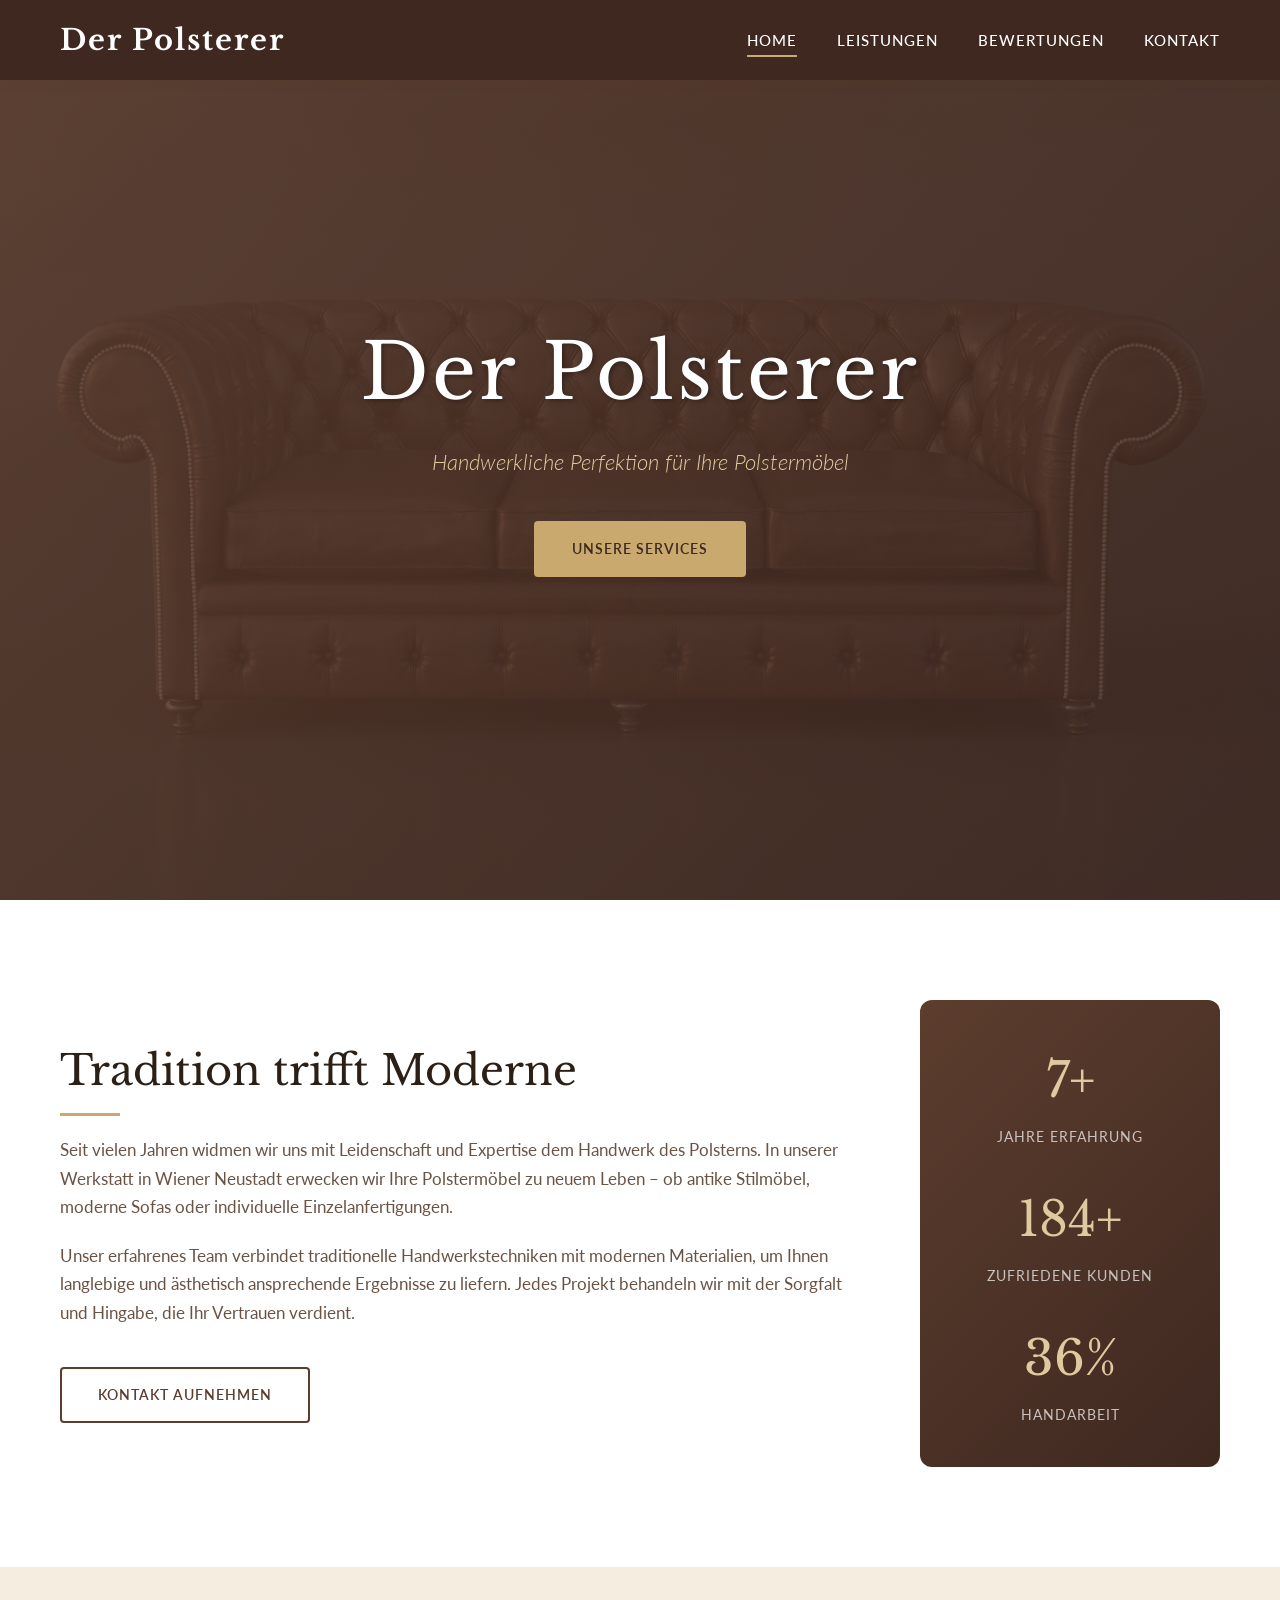
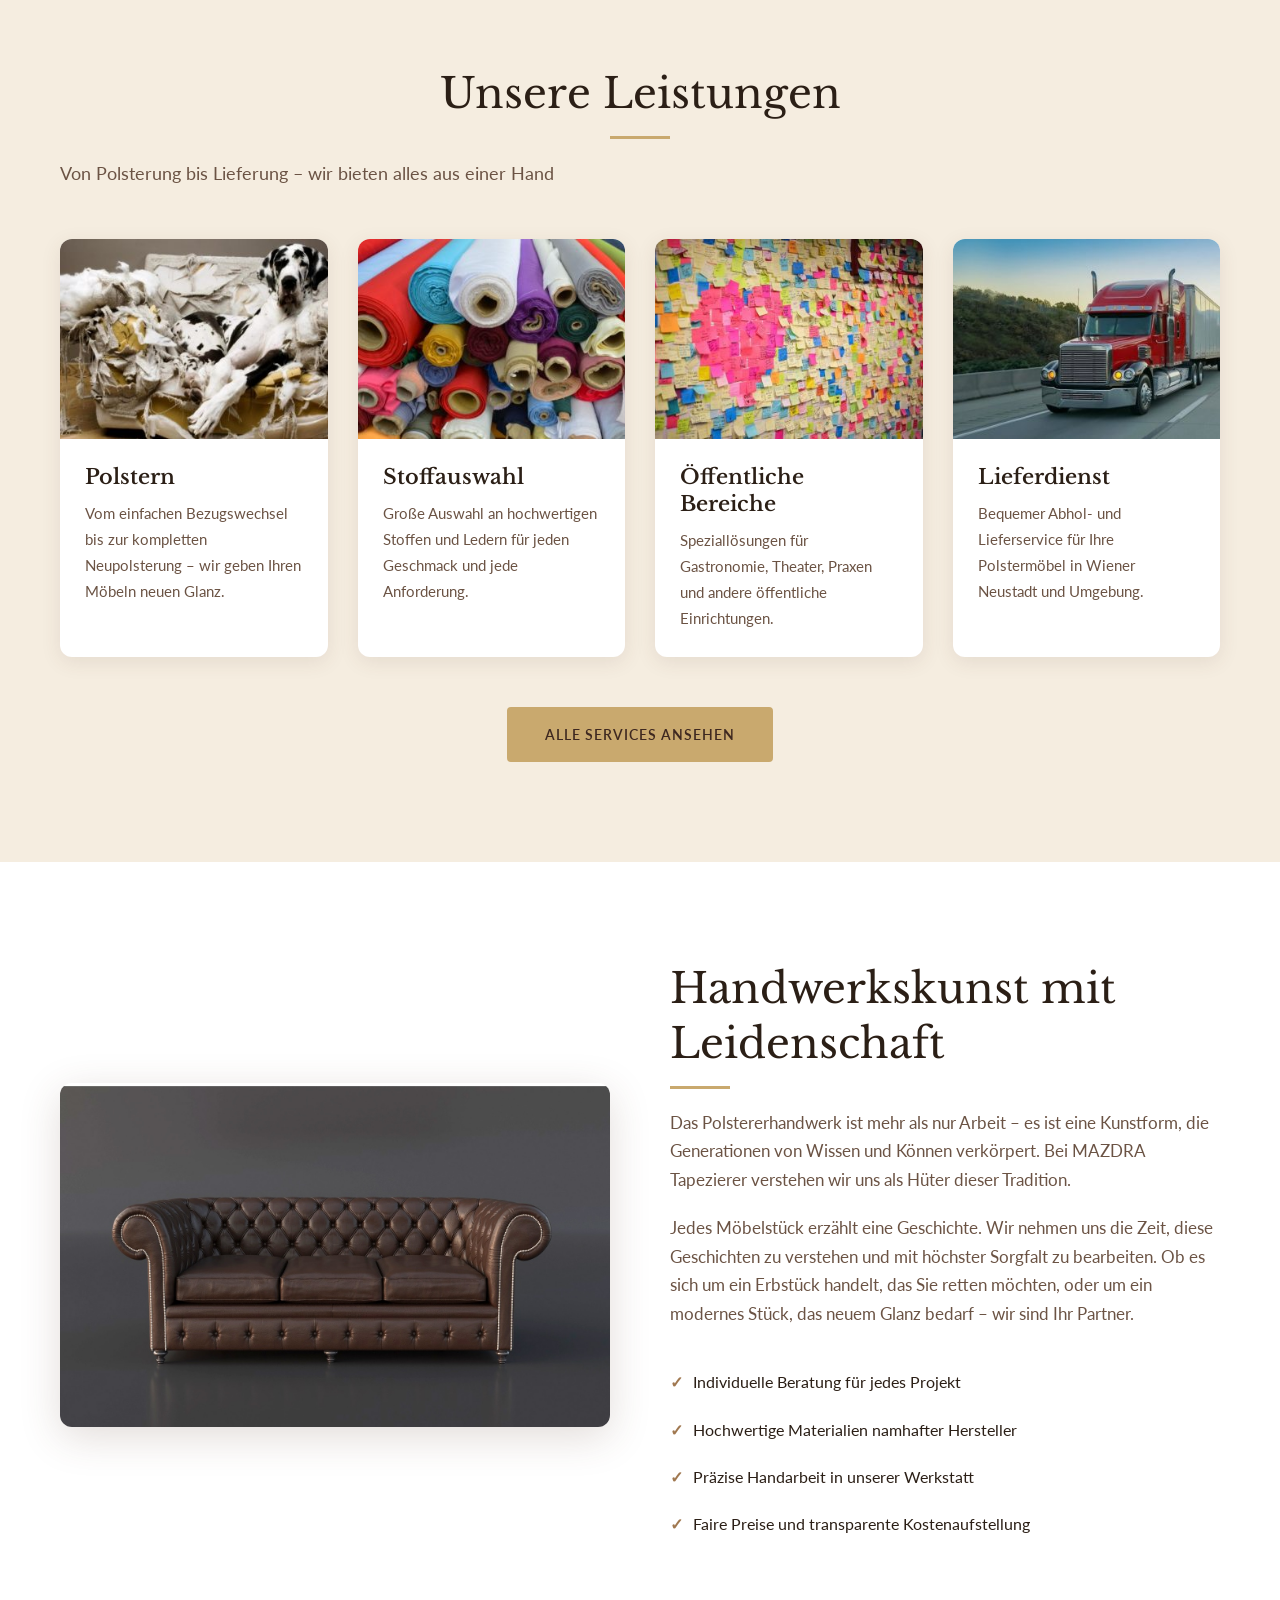
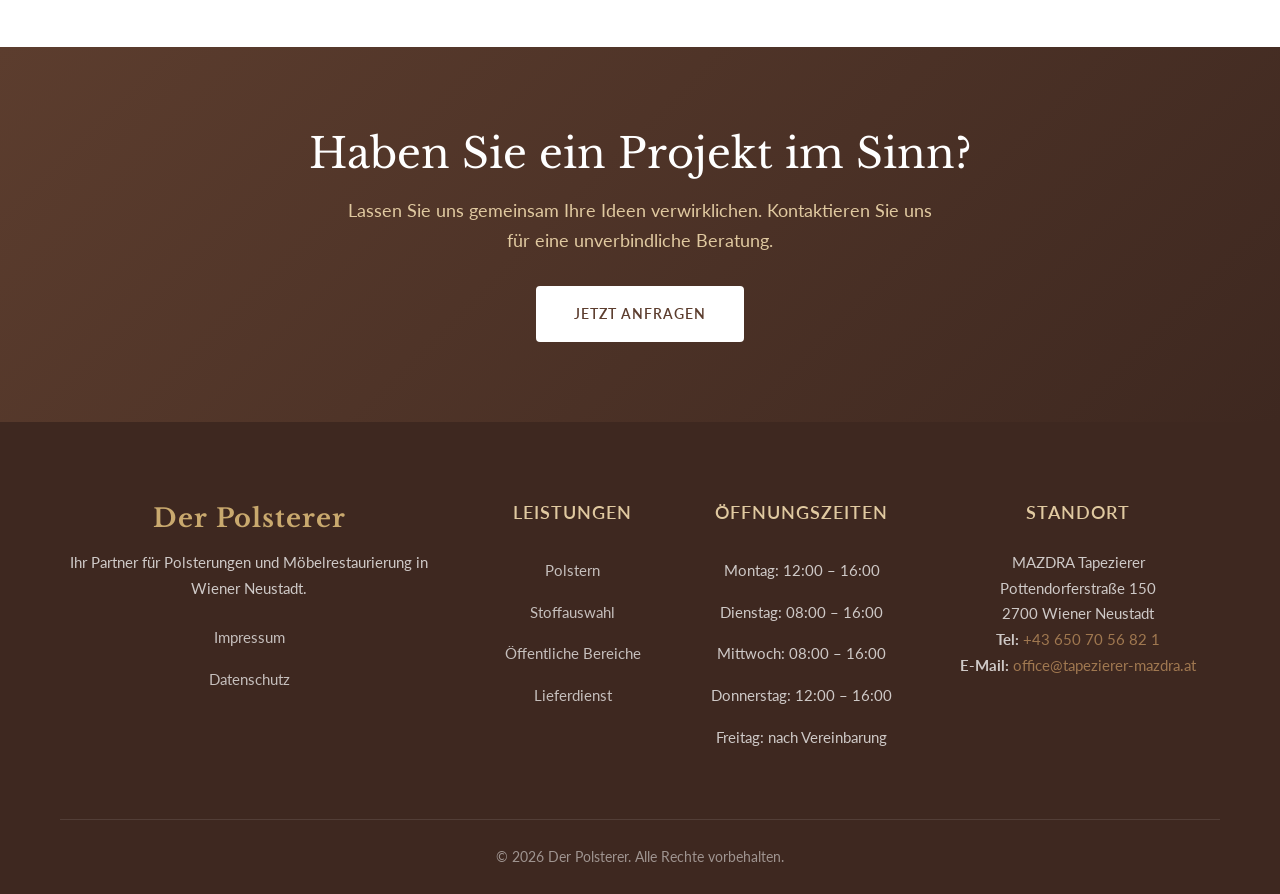
<file: index.html>
<!DOCTYPE html>
<html lang="de">
<head>
    <meta charset="UTF-8">
    <meta name="viewport" content="width=device-width, initial-scale=1.0">
    <meta name="description" content="MAZDRA Tapezierer - Ihr Spezialist für Polsterungen, Polstermöbel-Restaurierung und Möbelbezüge in Wiener Neustadt. Professionelle Handwerkskunst seit Jahren.">
    <meta name="keywords" content="Tapezierer, Polsterer, Wiener Neustadt, Polstern, Sofa reparieren, Möbel beziehen, Stoffauswahl">
    <title>Der Polsterer | MAZDRA Tapezierer - Wiener Neustadt</title>
    <link rel="preconnect" href="https://fonts.googleapis.com">
    <link rel="preconnect" href="https://fonts.gstatic.com" crossorigin>
    <link href="https://fonts.googleapis.com/css2?family=Libre+Baskerville:ital,wght@0,400;0,700;1,400&family=Lato:wght@300;400;500;600;700&display=swap" rel="stylesheet">
    <link rel="stylesheet" href="style.css">
</head>
<body>
    <header class="header">
        <div class="container header-inner">
            <a href="index.html" class="logo-text">Der Polsterer</a>
            <nav class="nav" id="nav">
                <ul class="nav-list">
                    <li><a href="index.html" class="active">Home</a></li>
                    <li><a href="services.html">Leistungen</a></li>
                    <li><a href="reviews.html">Bewertungen</a></li>
                    <li><a href="kontakt.html">Kontakt</a></li>
                </ul>
            </nav>
            <button class="mobile-menu-btn" id="mobileMenuBtn" aria-label="Menü öffnen">
                <span></span>
                <span></span>
                <span></span>
            </button>
        </div>
    </header>

    <section class="hero">
        <div class="hero-bg" style="background-image: url('images/couch.jpg');"></div>
        <div class="hero-overlay"></div>
        <div class="container hero-content">
            <h1 class="hero-title">Der Polsterer</h1>
            <p class="hero-subtitle">Handwerkliche Perfektion für Ihre Polstermöbel</p>
            <a href="services.html" class="btn btn-primary">Unsere Services</a>
        </div>
    </section>

    <section class="intro">
        <div class="container">
            <div class="intro-grid">
                <div class="intro-text">
                    <h2 class="section-title">Tradition trifft Moderne</h2>
                    <p>Seit vielen Jahren widmen wir uns mit Leidenschaft und Expertise dem Handwerk des Polsterns. In unserer Werkstatt in Wiener Neustadt erwecken wir Ihre Polstermöbel zu neuem Leben – ob antike Stilmöbel, moderne Sofas oder individuelle Einzelanfertigungen.</p>
                    <p>Unser erfahrenes Team verbindet traditionelle Handwerkstechniken mit modernen Materialien, um Ihnen langlebige und ästhetisch ansprechende Ergebnisse zu liefern. Jedes Projekt behandeln wir mit der Sorgfalt und Hingabe, die Ihr Vertrauen verdient.</p>
                    <a href="kontakt.html" class="btn btn-outline">Kontakt aufnehmen</a>
                </div>
                <div class="intro-stats">
                    <div class="stat-item">
                        <span class="stat-number">20+</span>
                        <span class="stat-label">Jahre Erfahrung</span>
                    </div>
                    <div class="stat-item">
                        <span class="stat-number">500+</span>
                        <span class="stat-label">Zufriedene Kunden</span>
                    </div>
                    <div class="stat-item">
                        <span class="stat-number">100%</span>
                        <span class="stat-label">Handarbeit</span>
                    </div>
                </div>
            </div>
        </div>
    </section>

    <section class="services-preview">
        <div class="container">
            <h2 class="section-title centered">Unsere Leistungen</h2>
            <p class="section-subtitle" style="text-align: left;">Von Polsterung bis Lieferung – wir bieten alles aus einer Hand</p>
            <div class="services-grid">
                <div class="service-card">
                    <div class="service-img">
                        <img src="images/renovierung.jpg" alt="Polstern Service">
                    </div>
                    <h3>Polstern</h3>
                    <p>Vom einfachen Bezugswechsel bis zur kompletten Neupolsterung – wir geben Ihren Möbeln neuen Glanz.</p>
                </div>
                <div class="service-card">
                    <div class="service-img">
                        <img src="images/stoff.jpg" alt="Stoffauswahl">
                    </div>
                    <h3>Stoffauswahl</h3>
                    <p>Große Auswahl an hochwertigen Stoffen und Ledern für jeden Geschmack und jede Anforderung.</p>
                </div>
                <div class="service-card">
                    <div class="service-img">
                        <img src="images/sticky.jpg" alt="Öffentliche Bereiche">
                    </div>
                    <h3>Öffentliche Bereiche</h3>
                    <p>Speziallösungen für Gastronomie, Theater, Praxen und andere öffentliche Einrichtungen.</p>
                </div>
                <div class="service-card">
                    <div class="service-img">
                        <img src="images/truck.jpg" alt="Liefer-service">
                    </div>
                    <h3>Lieferdienst</h3>
                    <p>Bequemer Abhol- und Lieferservice für Ihre Polstermöbel in Wiener Neustadt und Umgebung.</p>
                </div>
            </div>
            <div class="centered">
                <a href="services.html" class="btn btn-primary">Alle Services ansehen</a>
            </div>
        </div>
    </section>

    <section class="about">
        <div class="container">
            <div class="about-grid">
                <div class="about-img">
                    <img src="images/couch.jpg" alt="Polsterer Werkstatt">
                </div>
                <div class="about-text">
                    <h2 class="section-title">Handwerkskunst mit Leidenschaft</h2>
                    <p>Das Polstererhandwerk ist mehr als nur Arbeit – es ist eine Kunstform, die Generationen von Wissen und Können verkörpert. Bei MAZDRA Tapezierer verstehen wir uns als Hüter dieser Tradition.</p>
                    <p>Jedes Möbelstück erzählt eine Geschichte. Wir nehmen uns die Zeit, diese Geschichten zu verstehen und mit höchster Sorgfalt zu bearbeiten. Ob es sich um ein Erbstück handelt, das Sie retten möchten, oder um ein modernes Stück, das neuem Glanz bedarf – wir sind Ihr Partner.</p>
                    <ul class="about-list">
                        <li>Individuelle Beratung für jedes Projekt</li>
                        <li>Hochwertige Materialien namhafter Hersteller</li>
                        <li>Präzise Handarbeit in unserer Werkstatt</li>
                        <li>Faire Preise und transparente Kostenaufstellung</li>
                    </ul>
                </div>
            </div>
        </div>
    </section>

    <section class="cta">
        <div class="container">
            <h2>Haben Sie ein Projekt im Sinn?</h2>
            <p>Lassen Sie uns gemeinsam Ihre Ideen verwirklichen. Kontaktieren Sie uns für eine unverbindliche Beratung.</p>
            <a href="kontakt.html" class="btn btn-white">Jetzt anfragen</a>
        </div>
    </section>

    <footer class="footer">
        <div class="container">
            <div class="footer-grid">
                <div class="footer-col">
                    <h3 class="footer-logo-text">Der Polsterer</h3>
                    <p>Ihr Partner für Polsterungen und Möbelrestaurierung in Wiener Neustadt.</p>
                    <ul class="footer-links" style="margin-top: 15px;">
                        <li><a href="impressum.html">Impressum</a></li>
                        <li><a href="datenschutz.html">Datenschutz</a></li>
                    </ul>
                </div>
                <div class="footer-col">
                    <h4>Leistungen</h4>
                    <ul class="footer-links">
                        <li><a href="services.html">Polstern</a></li>
                        <li><a href="services.html">Stoffauswahl</a></li>
                        <li><a href="services.html">Öffentliche Bereiche</a></li>
                        <li><a href="services.html">Lieferdienst</a></li>
                    </ul>
                </div>
                <div class="footer-col">
                    <h4>Öffnungszeiten</h4>
                    <ul class="footer-hours">
                        <li>Montag: 12:00 – 16:00</li>
                        <li>Dienstag: 08:00 – 16:00</li>
                        <li>Mittwoch: 08:00 – 16:00</li>
                        <li>Donnerstag: 12:00 – 16:00</li>
                        <li>Freitag: nach Vereinbarung</li>
                    </ul>
                </div>
                <div class="footer-col">
                    <h4>Standort</h4>
                    <p>MAZDRA Tapezierer<br>
                    Pottendorferstraße 150<br>
                    2700 Wiener Neustadt</p>
                    <p><strong>Tel:</strong> <a href="tel:+436507056821">+43 650 70 56 82 1</a><br>
                    <strong>E-Mail:</strong> <a href="mailto:office@tapezierer-mazdra.at">office@tapezierer-mazdra.at</a></p>
                </div>
            </div>
            <div class="footer-bottom">
                <p>&copy; 2026 Der Polsterer. Alle Rechte vorbehalten.</p>
            </div>
        </div>
    </footer>

    <script src="script.js"></script>
</body>
</html>
</file>
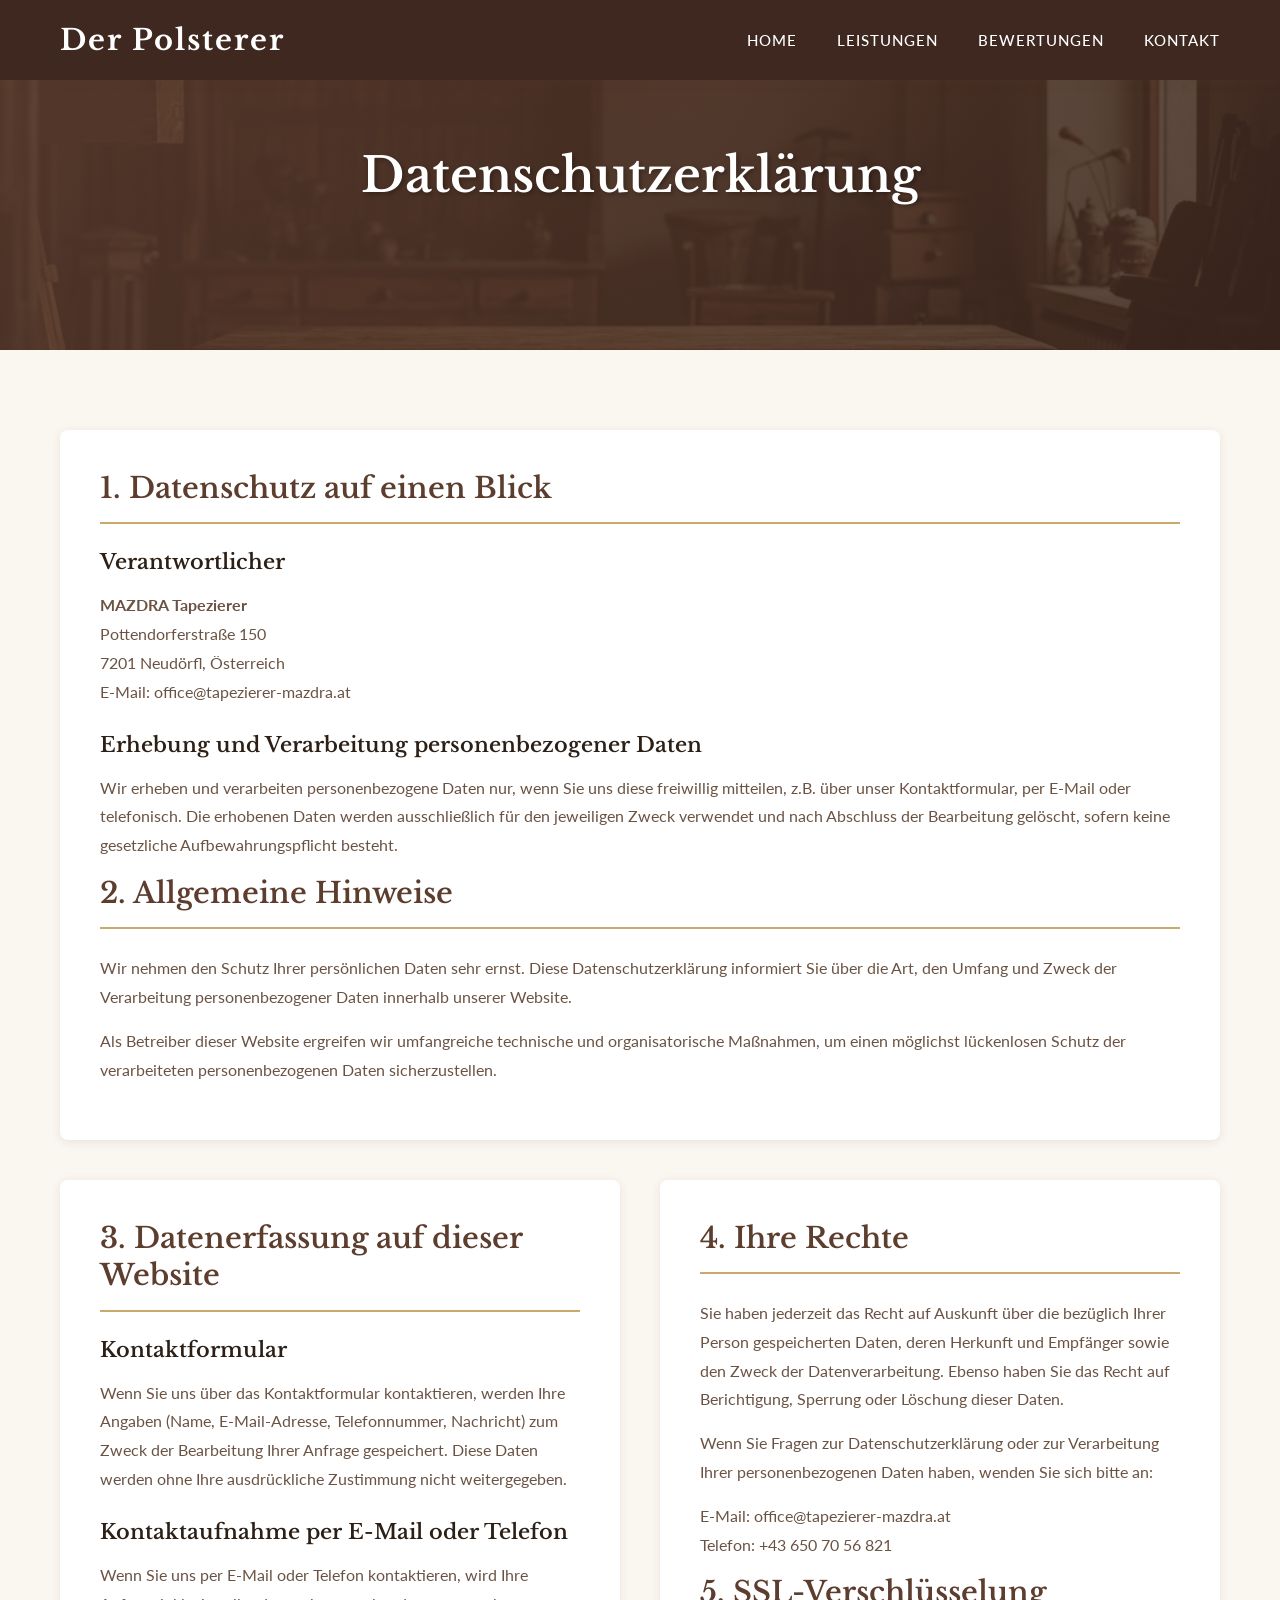
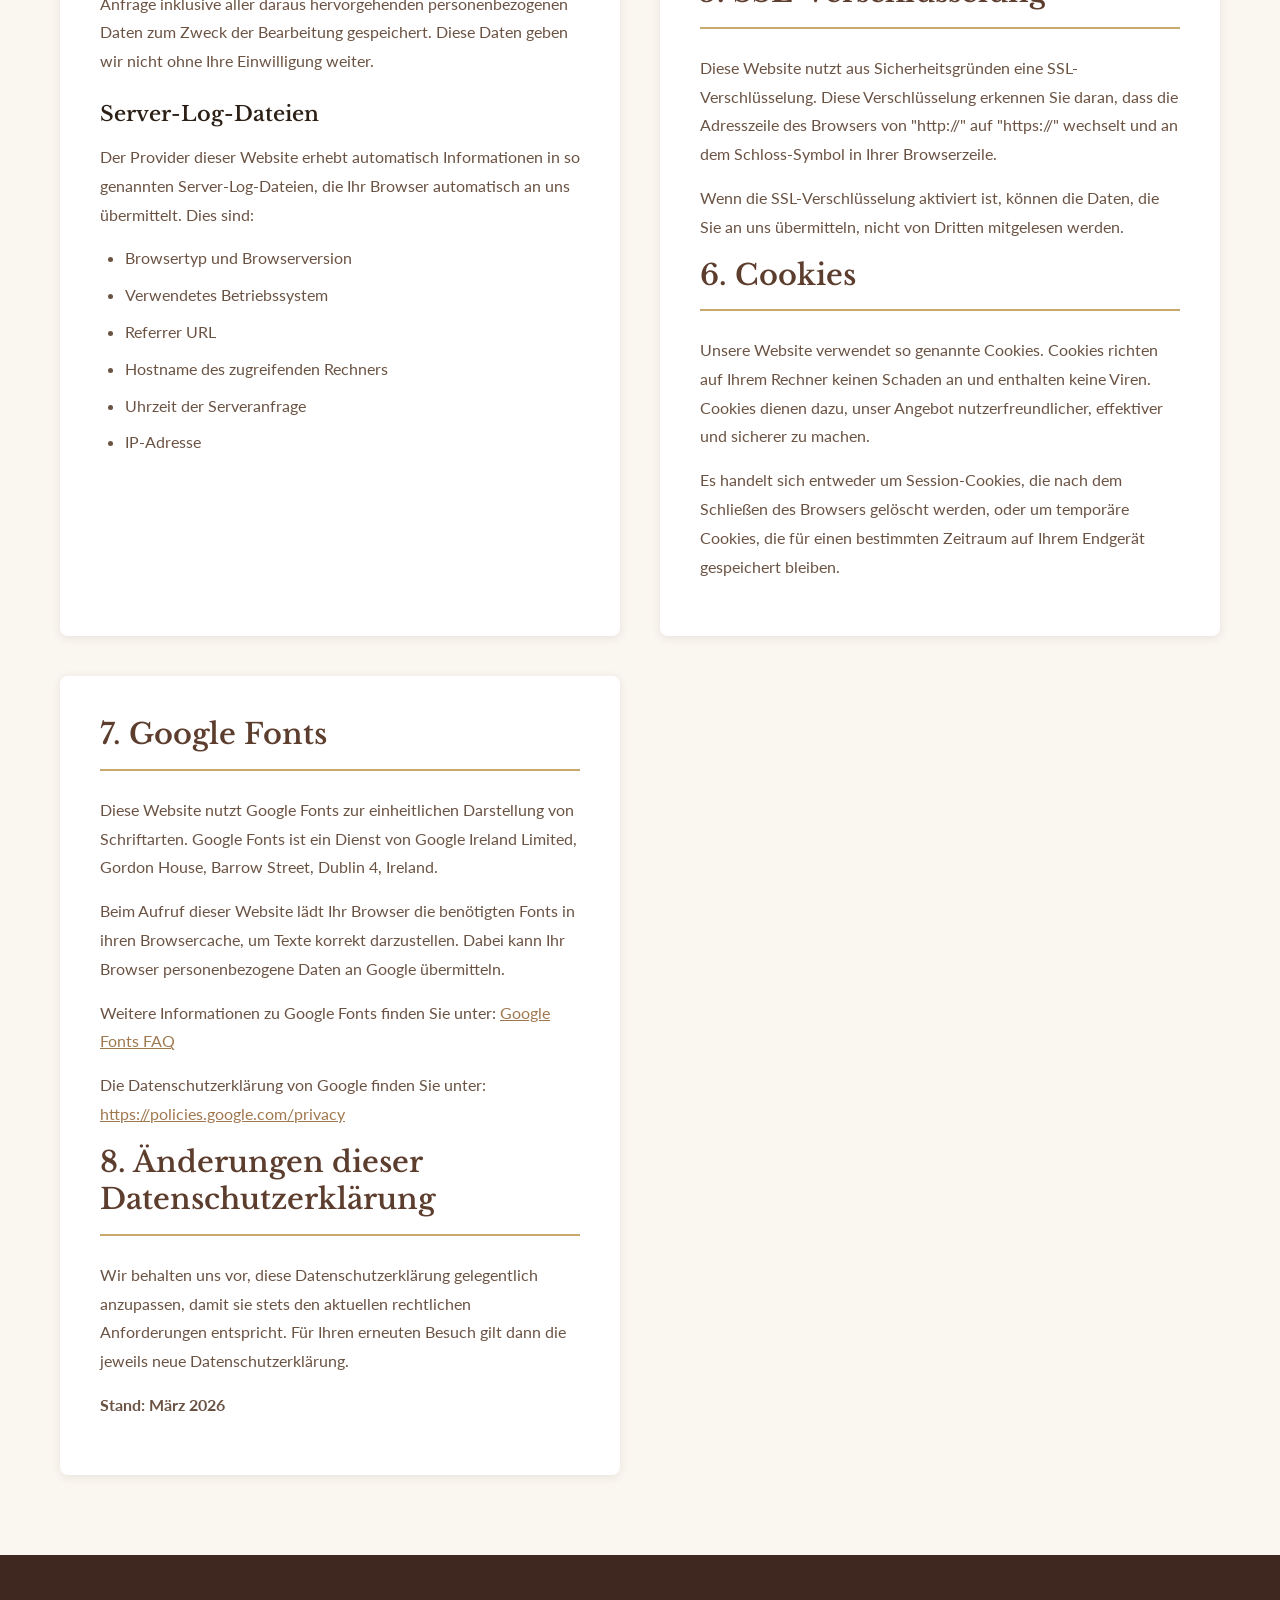
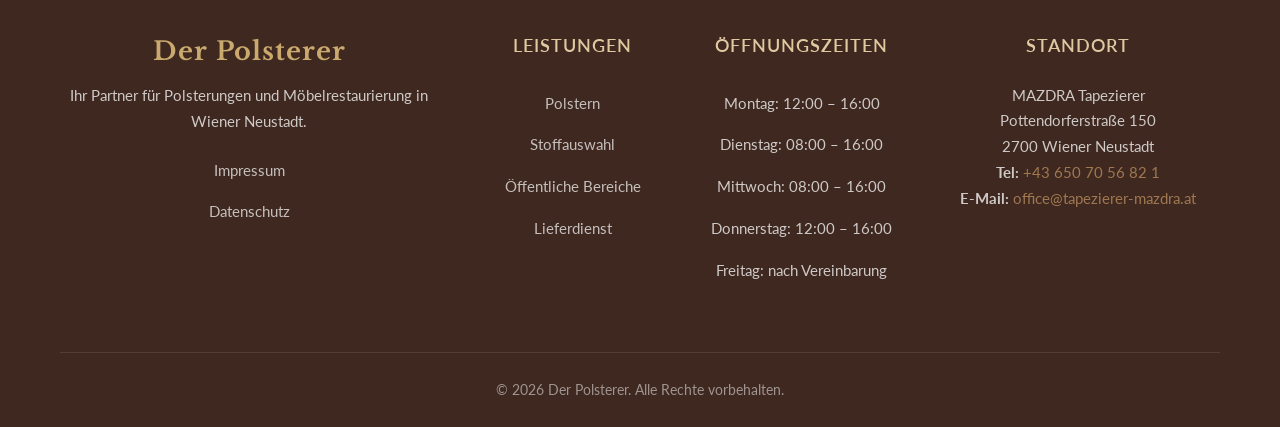
<file: datenschutz.html>
<!DOCTYPE html>
<html lang="de">
<head>
    <meta charset="UTF-8">
    <meta name="viewport" content="width=device-width, initial-scale=1.0">
    <meta name="description" content="Datenschutzerklärung - MAZDRA Tapezierer, Ihr Spezialist für Polsterungen und Möbelrestaurierung in Wiener Neustadt.">
    <title>Datenschutz - Der Polsterer</title>
    <link rel="preconnect" href="https://fonts.googleapis.com">
    <link rel="preconnect" href="https://fonts.gstatic.com" crossorigin>
    <link href="https://fonts.googleapis.com/css2?family=Libre+Baskerville:ital,wght@0,400;0,700;1,400&family=Lato:wght@300;400;500;600;700&display=swap" rel="stylesheet">
    <link rel="stylesheet" href="style.css">
</head>
<body>
    <header class="header">
        <div class="container header-inner">
            <a href="index.html" class="logo-text">Der Polsterer</a>
            <nav class="nav" id="nav">
                <ul class="nav-list">
                    <li><a href="index.html">Home</a></li>
                    <li><a href="services.html">Leistungen</a></li>
                    <li><a href="reviews.html">Bewertungen</a></li>
                    <li><a href="kontakt.html">Kontakt</a></li>
                </ul>
            </nav>
            <button class="mobile-menu-btn" id="mobileMenuBtn" aria-label="Menu">
                <span></span>
                <span></span>
                <span></span>
            </button>
        </div>
    </header>

    <section class="page-header" style="background-image: url('images/reviews_background.jpg');">
        <div class="hero-overlay"></div>
        <div class="container">
            <div class="page-header-content">
                <h1>Datenschutzerklärung</h1>
            </div>
        </div>
    </section>

    <section class="legal-content">
        <div class="container">
            <div class="legal-grid">
                <div class="legal-section">
                    <h2>1. Datenschutz auf einen Blick</h2>
                    
                    <h3>Verantwortlicher</h3>
                    <p><strong>MAZDRA Tapezierer</strong><br>
                    Pottendorferstraße 150<br>
                    7201 Neudörfl, Österreich<br>
                    E-Mail: office@tapezierer-mazdra.at</p>
                    
                    <h3>Erhebung und Verarbeitung personenbezogener Daten</h3>
                    <p>Wir erheben und verarbeiten personenbezogene Daten nur, wenn Sie uns diese freiwillig mitteilen, z.B. über unser Kontaktformular, per E-Mail oder telefonisch. Die erhobenen Daten werden ausschließlich für den jeweiligen Zweck verwendet und nach Abschluss der Bearbeitung gelöscht, sofern keine gesetzliche Aufbewahrungspflicht besteht.</p>
                    
                    <h2>2. Allgemeine Hinweise</h2>
                    
                    <p>Wir nehmen den Schutz Ihrer persönlichen Daten sehr ernst. Diese Datenschutzerklärung informiert Sie über die Art, den Umfang und Zweck der Verarbeitung personenbezogener Daten innerhalb unserer Website.</p>
                    
                    <p>Als Betreiber dieser Website ergreifen wir umfangreiche technische und organisatorische Maßnahmen, um einen möglichst lückenlosen Schutz der verarbeiteten personenbezogenen Daten sicherzustellen.</p>
                </div>
                
                <div class="legal-section">
                    <h2>3. Datenerfassung auf dieser Website</h2>
                    
                    <h3>Kontaktformular</h3>
                    <p>Wenn Sie uns über das Kontaktformular kontaktieren, werden Ihre Angaben (Name, E-Mail-Adresse, Telefonnummer, Nachricht) zum Zweck der Bearbeitung Ihrer Anfrage gespeichert. Diese Daten werden ohne Ihre ausdrückliche Zustimmung nicht weitergegeben.</p>
                    
                    <h3>Kontaktaufnahme per E-Mail oder Telefon</h3>
                    <p>Wenn Sie uns per E-Mail oder Telefon kontaktieren, wird Ihre Anfrage inklusive aller daraus hervorgehenden personenbezogenen Daten zum Zweck der Bearbeitung gespeichert. Diese Daten geben wir nicht ohne Ihre Einwilligung weiter.</p>
                    
                    <h3>Server-Log-Dateien</h3>
                    <p>Der Provider dieser Website erhebt automatisch Informationen in so genannten Server-Log-Dateien, die Ihr Browser automatisch an uns übermittelt. Dies sind:</p>
                    <ul class="legal-list">
                        <li>Browsertyp und Browserversion</li>
                        <li>Verwendetes Betriebssystem</li>
                        <li>Referrer URL</li>
                        <li>Hostname des zugreifenden Rechners</li>
                        <li>Uhrzeit der Serveranfrage</li>
                        <li>IP-Adresse</li>
                    </ul>
                </div>
                
                <div class="legal-section">
                    <h2>4. Ihre Rechte</h2>
                    
                    <p>Sie haben jederzeit das Recht auf Auskunft über die bezüglich Ihrer Person gespeicherten Daten, deren Herkunft und Empfänger sowie den Zweck der Datenverarbeitung. Ebenso haben Sie das Recht auf Berichtigung, Sperrung oder Löschung dieser Daten.</p>
                    
                    <p>Wenn Sie Fragen zur Datenschutzerklärung oder zur Verarbeitung Ihrer personenbezogenen Daten haben, wenden Sie sich bitte an:</p>
                    <p>E-Mail: office@tapezierer-mazdra.at<br>
                    Telefon: +43 650 70 56 821</p>
                    
                    <h2>5. SSL-Verschlüsselung</h2>
                    
                    <p>Diese Website nutzt aus Sicherheitsgründen eine SSL-Verschlüsselung. Diese Verschlüsselung erkennen Sie daran, dass die Adresszeile des Browsers von "http://" auf "https://" wechselt und an dem Schloss-Symbol in Ihrer Browserzeile.</p>
                    <p>Wenn die SSL-Verschlüsselung aktiviert ist, können die Daten, die Sie an uns übermitteln, nicht von Dritten mitgelesen werden.</p>
                    
                    <h2>6. Cookies</h2>
                    
                    <p>Unsere Website verwendet so genannte Cookies. Cookies richten auf Ihrem Rechner keinen Schaden an und enthalten keine Viren. Cookies dienen dazu, unser Angebot nutzerfreundlicher, effektiver und sicherer zu machen.</p>
                    <p>Es handelt sich entweder um Session-Cookies, die nach dem Schließen des Browsers gelöscht werden, oder um temporäre Cookies, die für einen bestimmten Zeitraum auf Ihrem Endgerät gespeichert bleiben.</p>
                </div>
                
                <div class="legal-section">
                    <h2>7. Google Fonts</h2>
                    
                    <p>Diese Website nutzt Google Fonts zur einheitlichen Darstellung von Schriftarten. Google Fonts ist ein Dienst von Google Ireland Limited, Gordon House, Barrow Street, Dublin 4, Ireland.</p>
                    <p>Beim Aufruf dieser Website lädt Ihr Browser die benötigten Fonts in ihren Browsercache, um Texte korrekt darzustellen. Dabei kann Ihr Browser personenbezogene Daten an Google übermitteln.</p>
                    <p>Weitere Informationen zu Google Fonts finden Sie unter: <a href="https://developers.google.com/fonts/faq" target="_blank" rel="noopener">Google Fonts FAQ</a></p>
                    <p>Die Datenschutzerklärung von Google finden Sie unter: <a href="https://policies.google.com/privacy" target="_blank" rel="noopener">https://policies.google.com/privacy</a></p>
                    
                    <h2>8. Änderungen dieser Datenschutzerklärung</h2>
                    
                    <p>Wir behalten uns vor, diese Datenschutzerklärung gelegentlich anzupassen, damit sie stets den aktuellen rechtlichen Anforderungen entspricht. Für Ihren erneuten Besuch gilt dann die jeweils neue Datenschutzerklärung.</p>
                    
                    <p><strong>Stand: März 2026</strong></p>
                </div>
            </div>
        </div>
    </section>

        <footer class="footer">
        <div class="container">
            <div class="footer-grid">
                <div class="footer-col">
                    <h3 class="footer-logo-text">Der Polsterer</h3>
                    <p>Ihr Partner für Polsterungen und Möbelrestaurierung in Wiener Neustadt.</p>
                    <ul class="footer-links" style="margin-top: 15px;">
                        <li><a href="impressum.html">Impressum</a></li>
                        <li><a href="datenschutz.html">Datenschutz</a></li>
                    </ul>
                </div>
                <div class="footer-col">
                    <h4>Leistungen</h4>
                    <ul class="footer-links">
                        <li><a href="services.html">Polstern</a></li>
                        <li><a href="services.html">Stoffauswahl</a></li>
                        <li><a href="services.html">Öffentliche Bereiche</a></li>
                        <li><a href="services.html">Lieferdienst</a></li>
                    </ul>
                </div>
                <div class="footer-col">
                    <h4>Öffnungszeiten</h4>
                    <ul class="footer-hours">
                        <li>Montag: 12:00 – 16:00</li>
                        <li>Dienstag: 08:00 – 16:00</li>
                        <li>Mittwoch: 08:00 – 16:00</li>
                        <li>Donnerstag: 12:00 – 16:00</li>
                        <li>Freitag: nach Vereinbarung</li>
                    </ul>
                </div>
                <div class="footer-col">
                    <h4>Standort</h4>
                    <p>MAZDRA Tapezierer<br>
                    Pottendorferstraße 150<br>
                    2700 Wiener Neustadt</p>
                    <p><strong>Tel:</strong> <a href="tel:+436507056821">+43 650 70 56 82 1</a><br>
                    <strong>E-Mail:</strong> <a href="mailto:office@tapezierer-mazdra.at">office@tapezierer-mazdra.at</a></p>
                </div>
            </div>
            <div class="footer-bottom">
                <p>&copy; 2026 Der Polsterer. Alle Rechte vorbehalten.</p>
            </div>
        </div>
    </footer>

    <script src="script.js"></script>
</body>
</html>
</file>
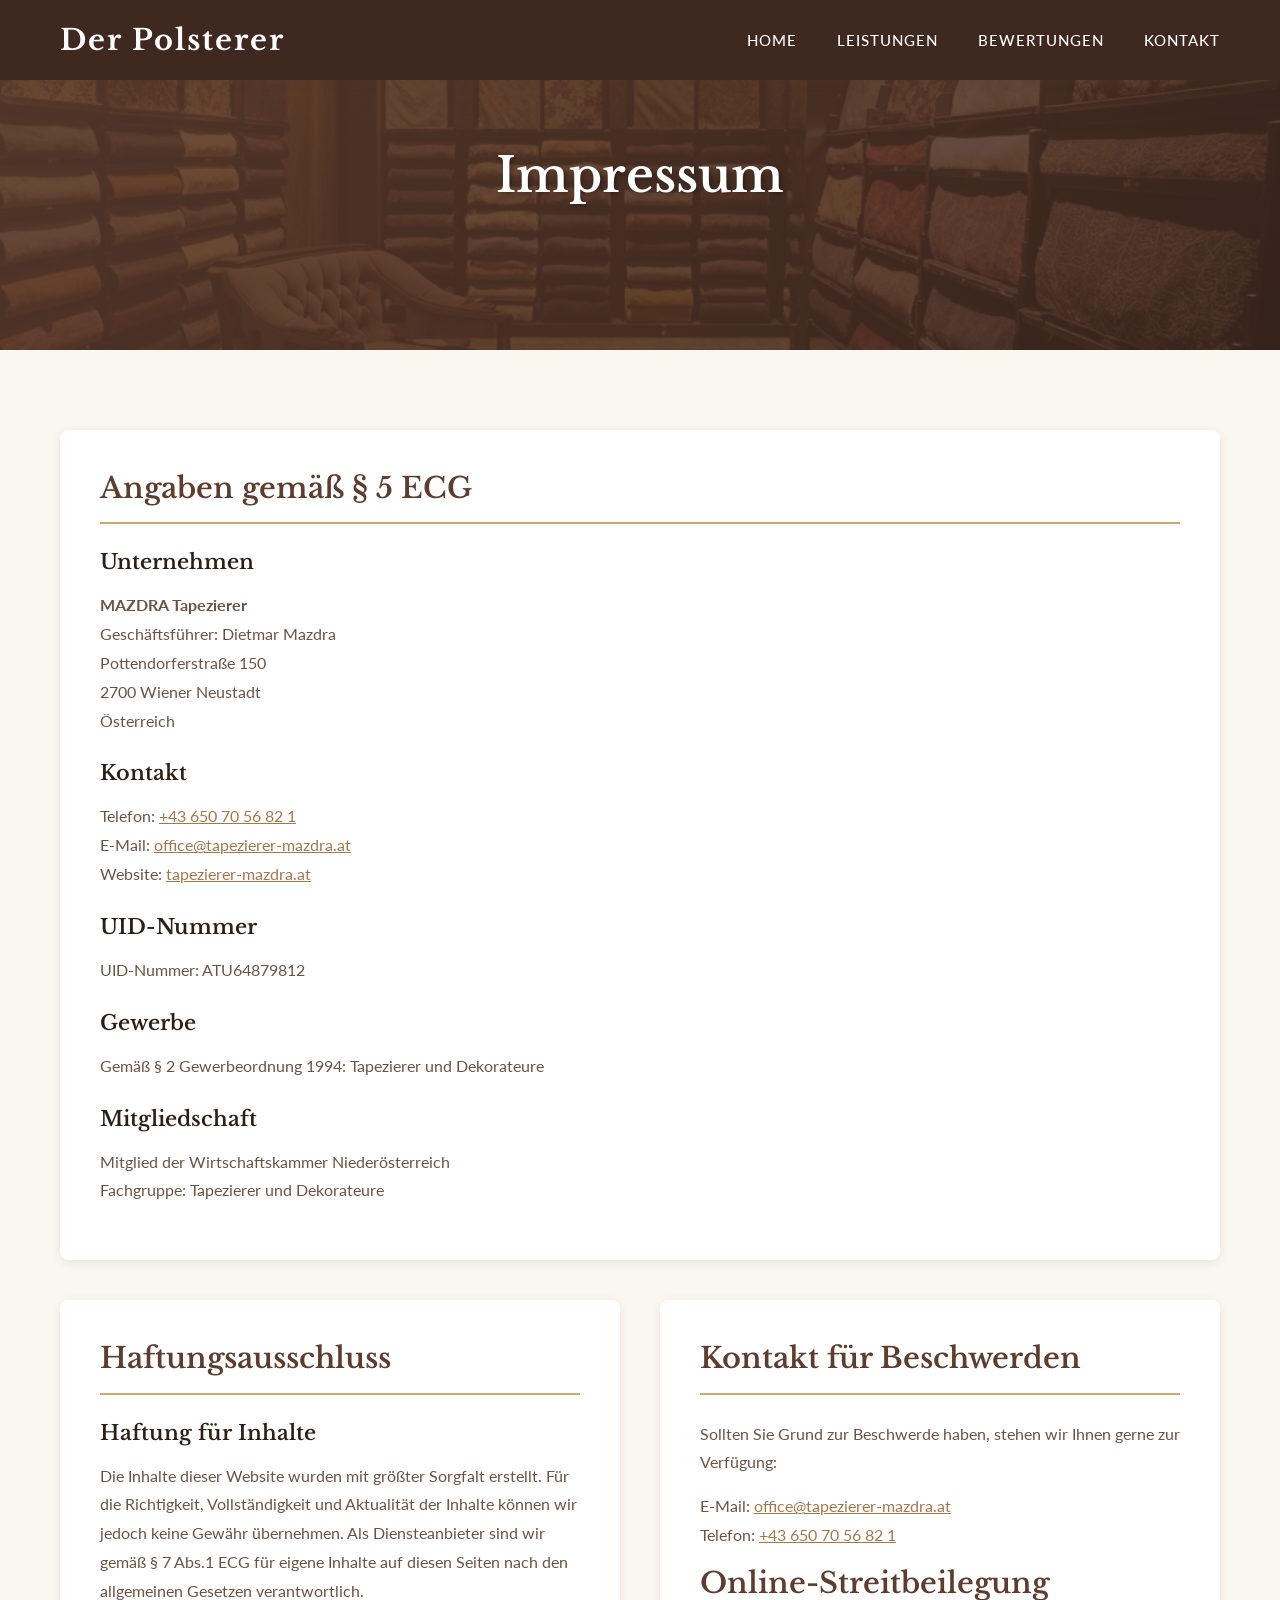
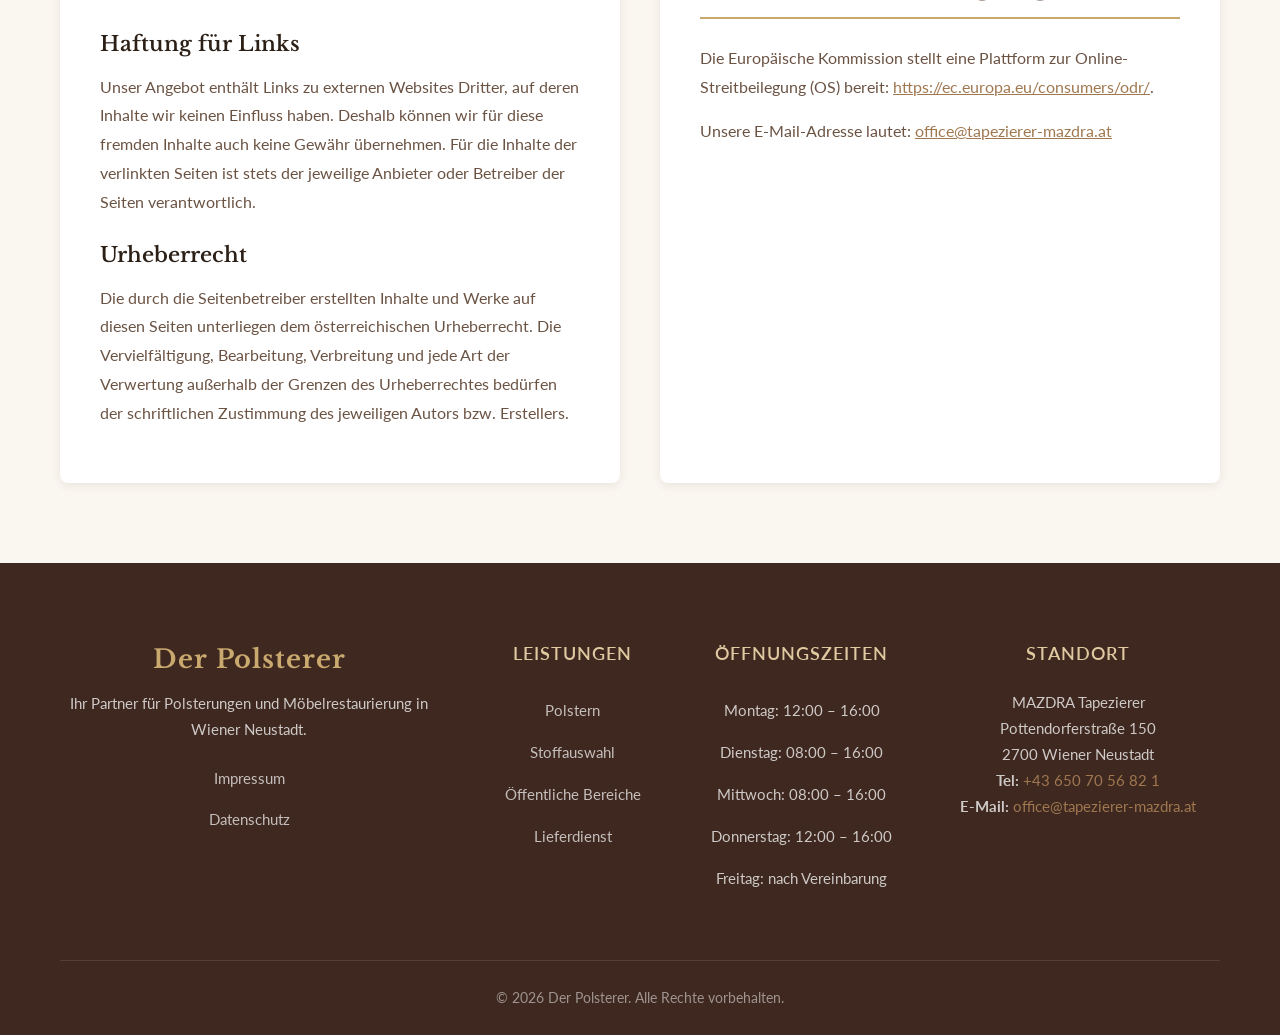
<file: impressum.html>
<!DOCTYPE html>
<html lang="de">
<head>
    <meta charset="UTF-8">
    <meta name="viewport" content="width=device-width, initial-scale=1.0">
    <meta name="description" content="Impressum - MAZDRA Tapezierer, Ihr Spezialist für Polsterungen und Möbelrestaurierung in Wiener Neustadt.">
    <title>Impressum - Der Polsterer | MAZDRA Tapezierer</title>
    <link rel="preconnect" href="https://fonts.googleapis.com">
    <link rel="preconnect" href="https://fonts.gstatic.com" crossorigin>
    <link href="https://fonts.googleapis.com/css2?family=Libre+Baskerville:ital,wght@0,400;0,700;1,400&family=Lato:wght@300;400;500;600;700&display=swap" rel="stylesheet">
    <link rel="stylesheet" href="style.css">
</head>
<body>
    <header class="header">
        <div class="container header-inner">
            <a href="index.html" class="logo-text">Der Polsterer</a>
            <nav class="nav" id="nav">
                <ul class="nav-list">
                    <li><a href="index.html">Home</a></li>
                    <li><a href="services.html">Leistungen</a></li>
                    <li><a href="reviews.html">Bewertungen</a></li>
                    <li><a href="kontakt.html">Kontakt</a></li>
                </ul>
            </nav>
            <button class="mobile-menu-btn" id="mobileMenuBtn" aria-label="Menü öffnen">
                <span></span>
                <span></span>
                <span></span>
            </button>
        </div>
    </header>

    <section class="page-header" style="background-image: url('images/kontakte_background.jpg');">
        <div class="hero-overlay"></div>
        <div class="container">
            <div class="page-header-content">
                <h1>Impressum</h1>
            </div>
        </div>
    </section>

    <section class="legal-content">
        <div class="container">
            <div class="legal-grid">
                <div class="legal-section">
                    <h2>Angaben gemäß § 5 ECG</h2>
                    
                    <h3>Unternehmen</h3>
                    <p><strong>MAZDRA Tapezierer</strong><br>
                    Geschäftsführer: Dietmar Mazdra<br>
                    Pottendorferstraße 150<br>
                    2700 Wiener Neustadt<br>
                    Österreich</p>
                    
                    <h3>Kontakt</h3>
                    <p>Telefon: <a href="tel:+436507056821">+43 650 70 56 82 1</a><br>
                    E-Mail: <a href="mailto:office@tapezierer-mazdra.at">office@tapezierer-mazdra.at</a><br>
                    Website: <a href="https://tapezierer-mazdra.at" target="_blank">tapezierer-mazdra.at</a></p>
                    
                    <h3>UID-Nummer</h3>
                    <p>UID-Nummer: ATU64879812</p>
                    
                    <h3>Gewerbe</h3>
                    <p>Gemäß § 2 Gewerbeordnung 1994: Tapezierer und Dekorateure</p>
                    
                    <h3>Mitgliedschaft</h3>
                    <p>Mitglied der Wirtschaftskammer Niederösterreich<br>
                    Fachgruppe: Tapezierer und Dekorateure</p>
                </div>
                
                <div class="legal-section">
                    <h2>Haftungsausschluss</h2>
                    
                    <h3>Haftung für Inhalte</h3>
                    <p>Die Inhalte dieser Website wurden mit größter Sorgfalt erstellt. Für die Richtigkeit, Vollständigkeit und Aktualität der Inhalte können wir jedoch keine Gewähr übernehmen. Als Diensteanbieter sind wir gemäß § 7 Abs.1 ECG für eigene Inhalte auf diesen Seiten nach den allgemeinen Gesetzen verantwortlich.</p>
                    
                    <h3>Haftung für Links</h3>
                    <p>Unser Angebot enthält Links zu externen Websites Dritter, auf deren Inhalte wir keinen Einfluss haben. Deshalb können wir für diese fremden Inhalte auch keine Gewähr übernehmen. Für die Inhalte der verlinkten Seiten ist stets der jeweilige Anbieter oder Betreiber der Seiten verantwortlich.</p>
                    
                    <h3>Urheberrecht</h3>
                    <p>Die durch die Seitenbetreiber erstellten Inhalte und Werke auf diesen Seiten unterliegen dem österreichischen Urheberrecht. Die Vervielfältigung, Bearbeitung, Verbreitung und jede Art der Verwertung außerhalb der Grenzen des Urheberrechtes bedürfen der schriftlichen Zustimmung des jeweiligen Autors bzw. Erstellers.</p>
                </div>
                
                <div class="legal-section">
                    <h2>Kontakt für Beschwerden</h2>
                    <p>Sollten Sie Grund zur Beschwerde haben, stehen wir Ihnen gerne zur Verfügung:</p>
                    <p>E-Mail: <a href="mailto:office@tapezierer-mazdra.at">office@tapezierer-mazdra.at</a><br>
                    Telefon: <a href="tel:+436507056821">+43 650 70 56 82 1</a></p>
                    
                    <h2>Online-Streitbeilegung</h2>
                    <p>Die Europäische Kommission stellt eine Plattform zur Online-Streitbeilegung (OS) bereit: <a href="https://ec.europa.eu/consumers/odr/" target="_blank" rel="noopener">https://ec.europa.eu/consumers/odr/</a>.</p>
                    <p>Unsere E-Mail-Adresse lautet: <a href="mailto:office@tapezierer-mazdra.at">office@tapezierer-mazdra.at</a></p>
                </div>
            </div>
        </div>
    </section>

    <footer class="footer">
        <div class="container">
            <div class="footer-grid">
                <div class="footer-col">
                    <h3 class="footer-logo-text">Der Polsterer</h3>
                    <p>Ihr Partner für Polsterungen und Möbelrestaurierung in Wiener Neustadt.</p>
                    <ul class="footer-links" style="margin-top: 15px;">
                        <li><a href="impressum.html">Impressum</a></li>
                        <li><a href="datenschutz.html">Datenschutz</a></li>
                    </ul>
                </div>
                <div class="footer-col">
                    <h4>Leistungen</h4>
                    <ul class="footer-links">
                        <li><a href="services.html">Polstern</a></li>
                        <li><a href="services.html">Stoffauswahl</a></li>
                        <li><a href="services.html">Öffentliche Bereiche</a></li>
                        <li><a href="services.html">Lieferdienst</a></li>
                    </ul>
                </div>
                <div class="footer-col">
                    <h4>Öffnungszeiten</h4>
                    <ul class="footer-hours">
                        <li>Montag: 12:00 – 16:00</li>
                        <li>Dienstag: 08:00 – 16:00</li>
                        <li>Mittwoch: 08:00 – 16:00</li>
                        <li>Donnerstag: 12:00 – 16:00</li>
                        <li>Freitag: nach Vereinbarung</li>
                    </ul>
                </div>
                <div class="footer-col">
                    <h4>Standort</h4>
                    <p>MAZDRA Tapezierer<br>
                    Pottendorferstraße 150<br>
                    2700 Wiener Neustadt</p>
                    <p><strong>Tel:</strong> <a href="tel:+436507056821">+43 650 70 56 82 1</a><br>
                    <strong>E-Mail:</strong> <a href="mailto:office@tapezierer-mazdra.at">office@tapezierer-mazdra.at</a></p>
                </div>
            </div>
            <div class="footer-bottom">
                <p>&copy; 2026 Der Polsterer. Alle Rechte vorbehalten.</p>
            </div>
        </div>
    </footer>

    <script src="script.js"></script>
</body>
</html>
</file>
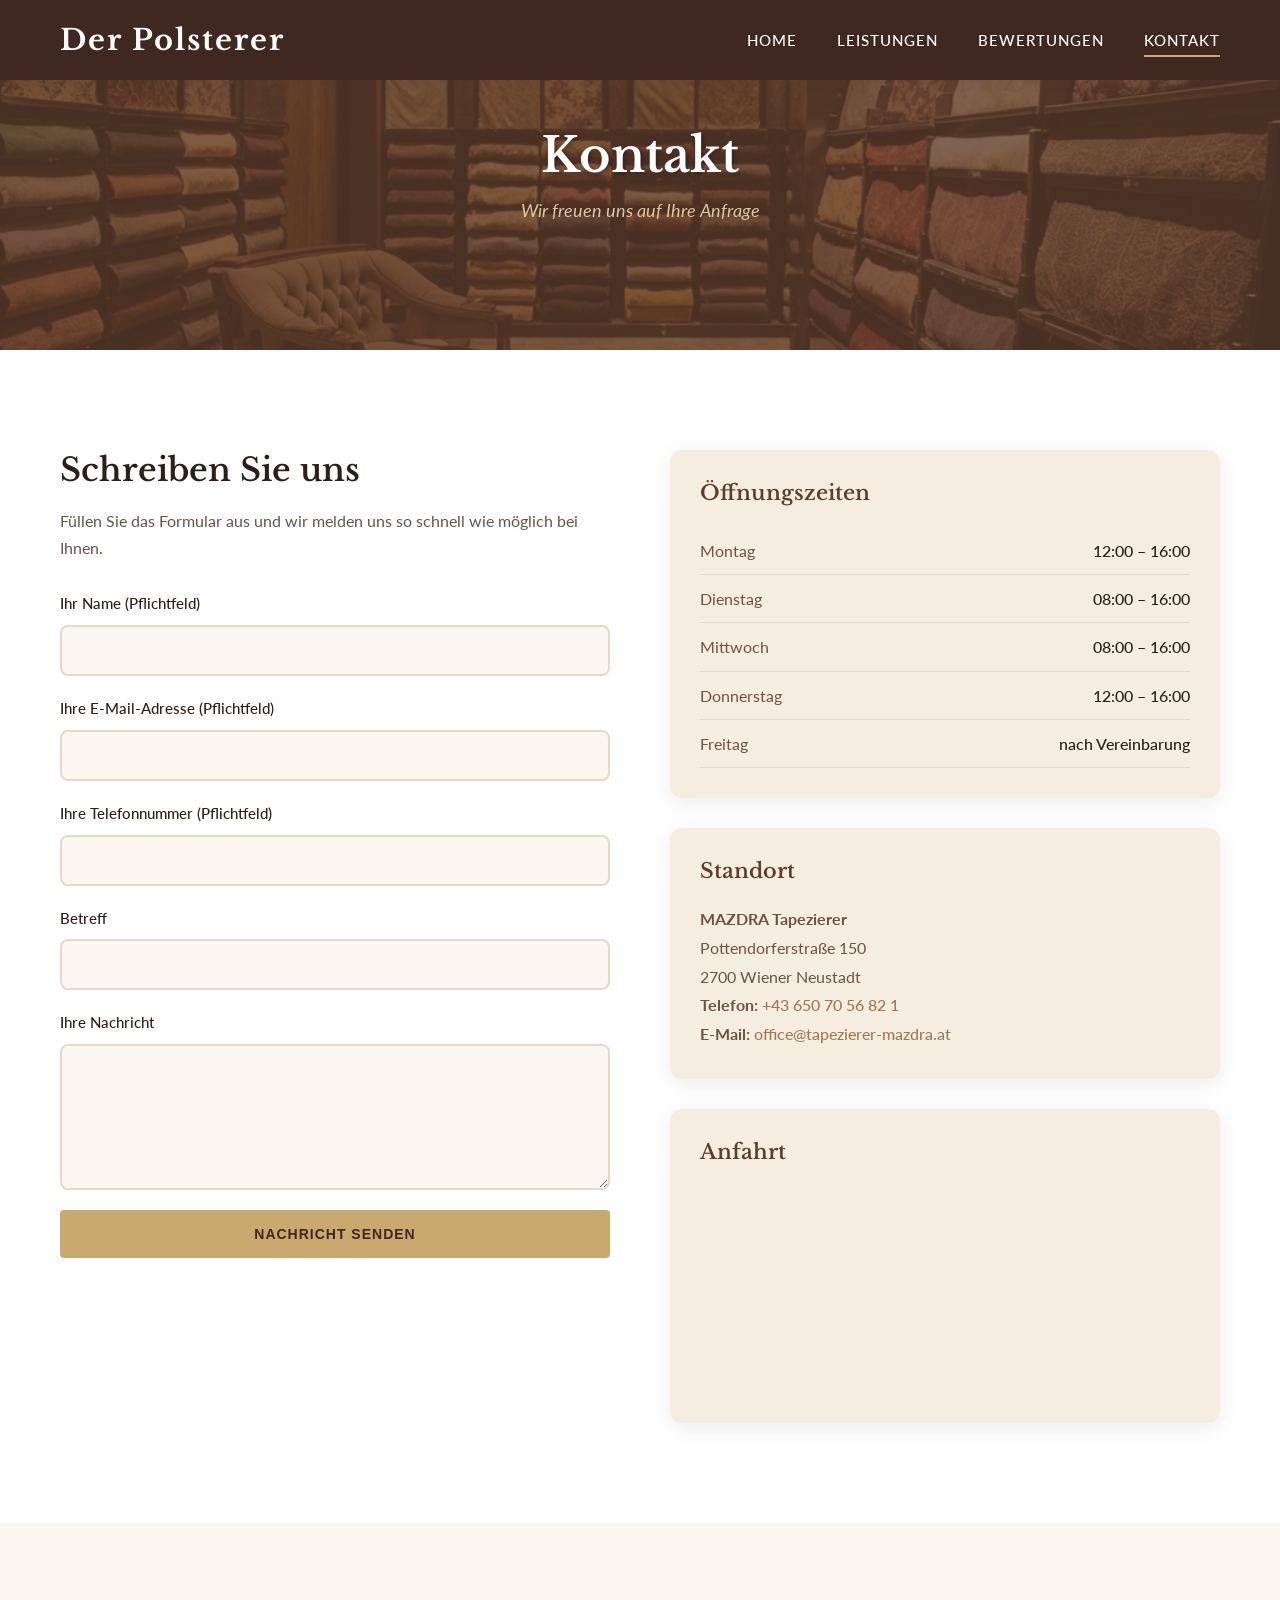
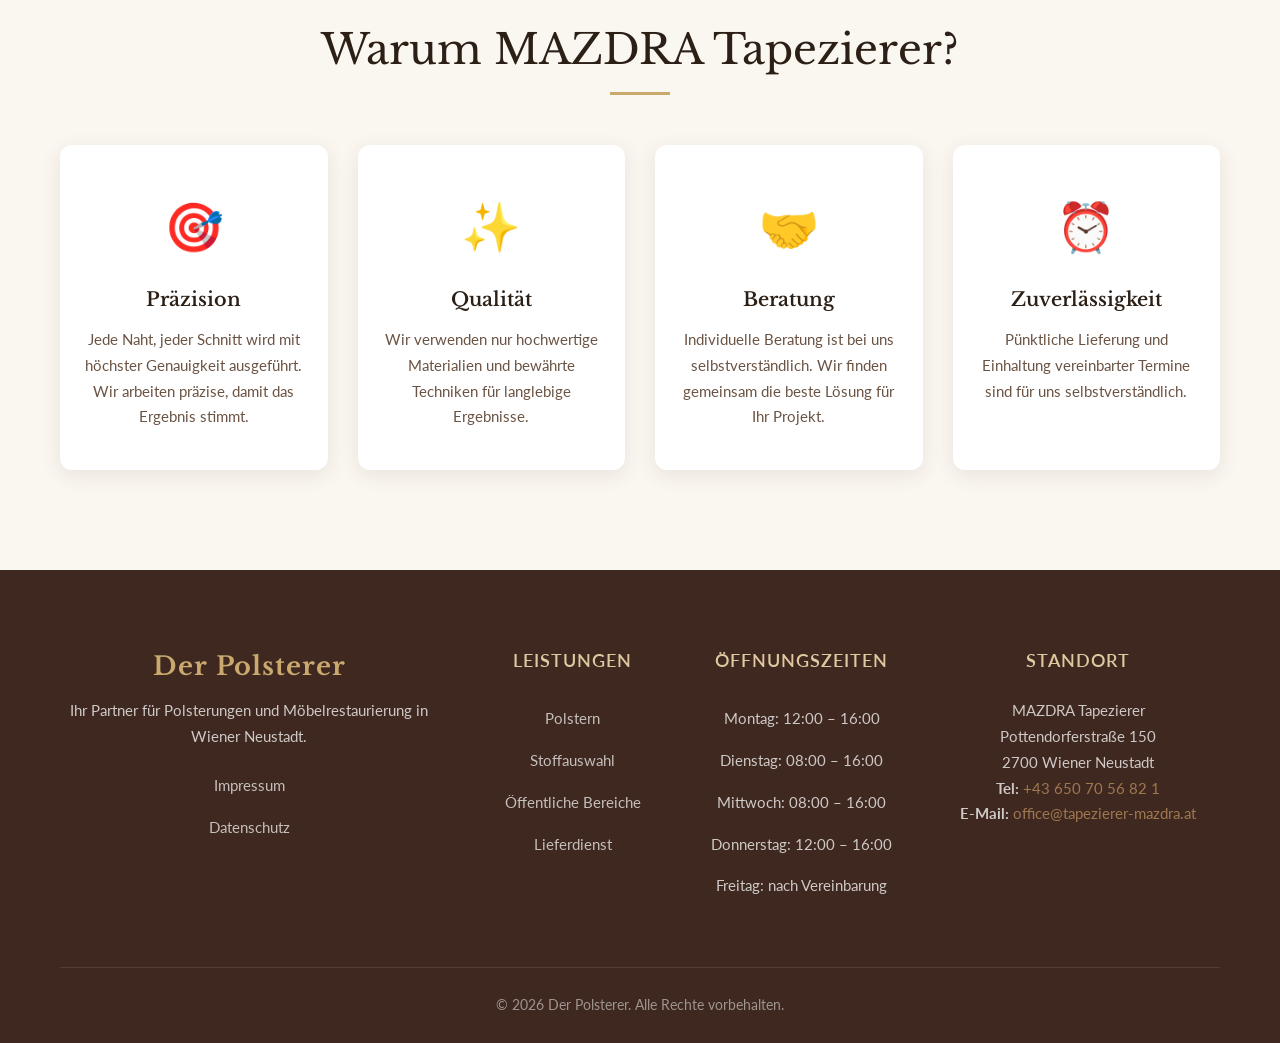
<file: kontakt.html>
<!DOCTYPE html>
<html lang="de">
<head>
    <meta charset="UTF-8">
    <meta name="viewport" content="width=device-width, initial-scale=1.0">
    <meta name="description" content="Kontaktieren Sie MAZDRA Tapezierer in Wiener Neustadt. Tel: +43 650 70 56 82 1, E-Mail: office@tapezierer-mazdra.at. Öffnungszeiten und Anfahrtsplan.">
    <meta name="keywords" content="Kontakt, Tapezierer, Polsterer, Wiener Neustadt, Anfrage, Termin">
    <title>Kontakt | Der Polsterer - MAZDRA Tapezierer</title>
    <link rel="preconnect" href="https://fonts.googleapis.com">
    <link rel="preconnect" href="https://fonts.gstatic.com" crossorigin>
    <link href="https://fonts.googleapis.com/css2?family=Libre+Baskerville:ital,wght@0,400;0,700;1,400&family=Lato:wght@300;400;500;600;700&display=swap" rel="stylesheet">
    <link rel="stylesheet" href="style.css">
</head>
<body>
    <header class="header">
        <div class="container header-inner">
            <a href="index.html" class="logo-text">Der Polsterer</a>
            <nav class="nav" id="nav">
                <ul class="nav-list">
                    <li><a href="index.html">Home</a></li>
                    <li><a href="services.html">Leistungen</a></li>
                    <li><a href="reviews.html">Bewertungen</a></li>
                    <li><a href="kontakt.html" class="active">Kontakt</a></li>
                </ul>
            </nav>
            <button class="mobile-menu-btn" id="mobileMenuBtn" aria-label="Menü öffnen">
                <span></span>
                <span></span>
                <span></span>
            </button>
        </div>
    </header>

    <section class="page-header" style="background-image: url('images/kontakte_background.jpg');">
        <div class="page-header-overlay"></div>
        <div class="container">
            <h1>Kontakt</h1>
            <p>Wir freuen uns auf Ihre Anfrage</p>
        </div>
    </section>

    <section class="contact-section">
        <div class="container">
            <div class="contact-grid">
                <div class="contact-form-wrapper">
                    <h2>Schreiben Sie uns</h2>
                    <p>Füllen Sie das Formular aus und wir melden uns so schnell wie möglich bei Ihnen.</p>
                    <form class="contact-form" id="contactForm">
                        <div class="form-group">
                            <label for="name">Ihr Name (Pflichtfeld)</label>
                            <input type="text" id="name" name="name" required>
                        </div>
                        <div class="form-group">
                            <label for="email">Ihre E-Mail-Adresse (Pflichtfeld)</label>
                            <input type="email" id="email" name="email" required>
                        </div>
                        <div class="form-group">
                            <label for="phone">Ihre Telefonnummer (Pflichtfeld)</label>
                            <input type="tel" id="phone" name="phone" required>
                        </div>
                        <div class="form-group">
                            <label for="subject">Betreff</label>
                            <input type="text" id="subject" name="subject">
                        </div>
                        <div class="form-group">
                            <label for="message">Ihre Nachricht</label>
                            <textarea id="message" name="message" rows="6"></textarea>
                        </div>
                        <button type="submit" class="btn btn-primary">Nachricht senden</button>
                    </form>
                </div>
                <div class="contact-info-wrapper">
                    <div class="contact-info-card">
                        <h3>Öffnungszeiten</h3>
                        <table class="hours-table">
                            <tr>
                                <td>Montag</td>
                                <td>12:00 – 16:00</td>
                            </tr>
                            <tr>
                                <td>Dienstag</td>
                                <td>08:00 – 16:00</td>
                            </tr>
                            <tr>
                                <td>Mittwoch</td>
                                <td>08:00 – 16:00</td>
                            </tr>
                            <tr>
                                <td>Donnerstag</td>
                                <td>12:00 – 16:00</td>
                            </tr>
                            <tr>
                                <td>Freitag</td>
                                <td>nach Vereinbarung</td>
                            </tr>
                        </table>
                    </div>

                    <div class="contact-info-card">
                        <h3>Standort</h3>
                        <p><strong>MAZDRA Tapezierer</strong><br>
                        Pottendorferstraße 150<br>
                        2700 Wiener Neustadt</p>
                        <p><strong>Telefon:</strong> <a href="tel:+436507056821">+43 650 70 56 82 1</a></p>
                        <p><strong>E-Mail:</strong> <a href="mailto:office@tapezierer-mazdra.at">office@tapezierer-mazdra.at</a></p>
                    </div>
<div class="contact-info-card map-card">
                        <h3>Anfahrt</h3>
                        <div class="map-container">
                            <iframe 
                                src="https://www.google.com/maps/embed?pb=!1m18!1m12!1m3!1d2678.3885448545884!2d16.263701315892217!3d47.83206568036818!2m3!1f0!2f0!3f0!3m2!1i1024!2i768!4f13.1!3m3!1m2!1s0x476dcba9232ee9a9%3A0xca3d955eb5dccef2!2sMAZDRA+Tapezierer!5e0!3m2!1sde!2sat!4v1549395556798" 
                                width="100%" 
                                height="200" 
                                style="border:0;" 
                                allowfullscreen="" 
                                loading="lazy" 
                                referrerpolicy="no-referrer-when-downgrade">
                            </iframe>
                        </div>
                    </div>
                </div>
            </div>
        </div>
    </section>

    <section class="about-creative">
        <div class="container">
            <h2 class="section-title centered">Warum MAZDRA Tapezierer?</h2>
            <div class="features-grid">
                <div class="feature-item">
                    <div class="feature-icon">🎯</div>
                    <h3>Präzision</h3>
                    <p>Jede Naht, jeder Schnitt wird mit höchster Genauigkeit ausgeführt. Wir arbeiten präzise, damit das Ergebnis stimmt.</p>
                </div>
                <div class="feature-item">
                    <div class="feature-icon">✨</div>
                    <h3>Qualität</h3>
                    <p>Wir verwenden nur hochwertige Materialien und bewährte Techniken für langlebige Ergebnisse.</p>
                </div>
                <div class="feature-item">
                    <div class="feature-icon">🤝</div>
                    <h3>Beratung</h3>
                    <p>Individuelle Beratung ist bei uns selbstverständlich. Wir finden gemeinsam die beste Lösung für Ihr Projekt.</p>
                </div>
                <div class="feature-item">
                    <div class="feature-icon">⏰</div>
                    <h3>Zuverlässigkeit</h3>
                    <p>Pünktliche Lieferung und Einhaltung vereinbarter Termine sind für uns selbstverständlich.</p>
                </div>
            </div>
        </div>
    </section>

    <footer class="footer">
        <div class="container">
            <div class="footer-grid">
                <div class="footer-col">
                    <h3 class="footer-logo-text">Der Polsterer</h3>
                    <p>Ihr Partner für Polsterungen und Möbelrestaurierung in Wiener Neustadt.</p>
                    <ul class="footer-links" style="margin-top: 15px;">
                        <li><a href="impressum.html">Impressum</a></li>
                        <li><a href="datenschutz.html">Datenschutz</a></li>
                    </ul>
                </div>
                <div class="footer-col">
                    <h4>Leistungen</h4>
                    <ul class="footer-links">
                        <li><a href="services.html">Polstern</a></li>
                        <li><a href="services.html">Stoffauswahl</a></li>
                        <li><a href="services.html">Öffentliche Bereiche</a></li>
                        <li><a href="services.html">Lieferdienst</a></li>
                    </ul>
                </div>
                <div class="footer-col">
                    <h4>Öffnungszeiten</h4>
                    <ul class="footer-hours">
                        <li>Montag: 12:00 – 16:00</li>
                        <li>Dienstag: 08:00 – 16:00</li>
                        <li>Mittwoch: 08:00 – 16:00</li>
                        <li>Donnerstag: 12:00 – 16:00</li>
                        <li>Freitag: nach Vereinbarung</li>
                    </ul>
                </div>
                <div class="footer-col">
                    <h4>Standort</h4>
                    <p>MAZDRA Tapezierer<br>
                    Pottendorferstraße 150<br>
                    2700 Wiener Neustadt</p>
                    <p><strong>Tel:</strong> <a href="tel:+436507056821">+43 650 70 56 82 1</a><br>
                    <strong>E-Mail:</strong> <a href="mailto:office@tapezierer-mazdra.at">office@tapezierer-mazdra.at</a></p>
                </div>
            </div>
            <div class="footer-bottom">
                <p>&copy; 2026 Der Polsterer. Alle Rechte vorbehalten.</p>
            </div>
        </div>
    </footer>

    <script src="script.js"></script>
</body>
</html>
</file>
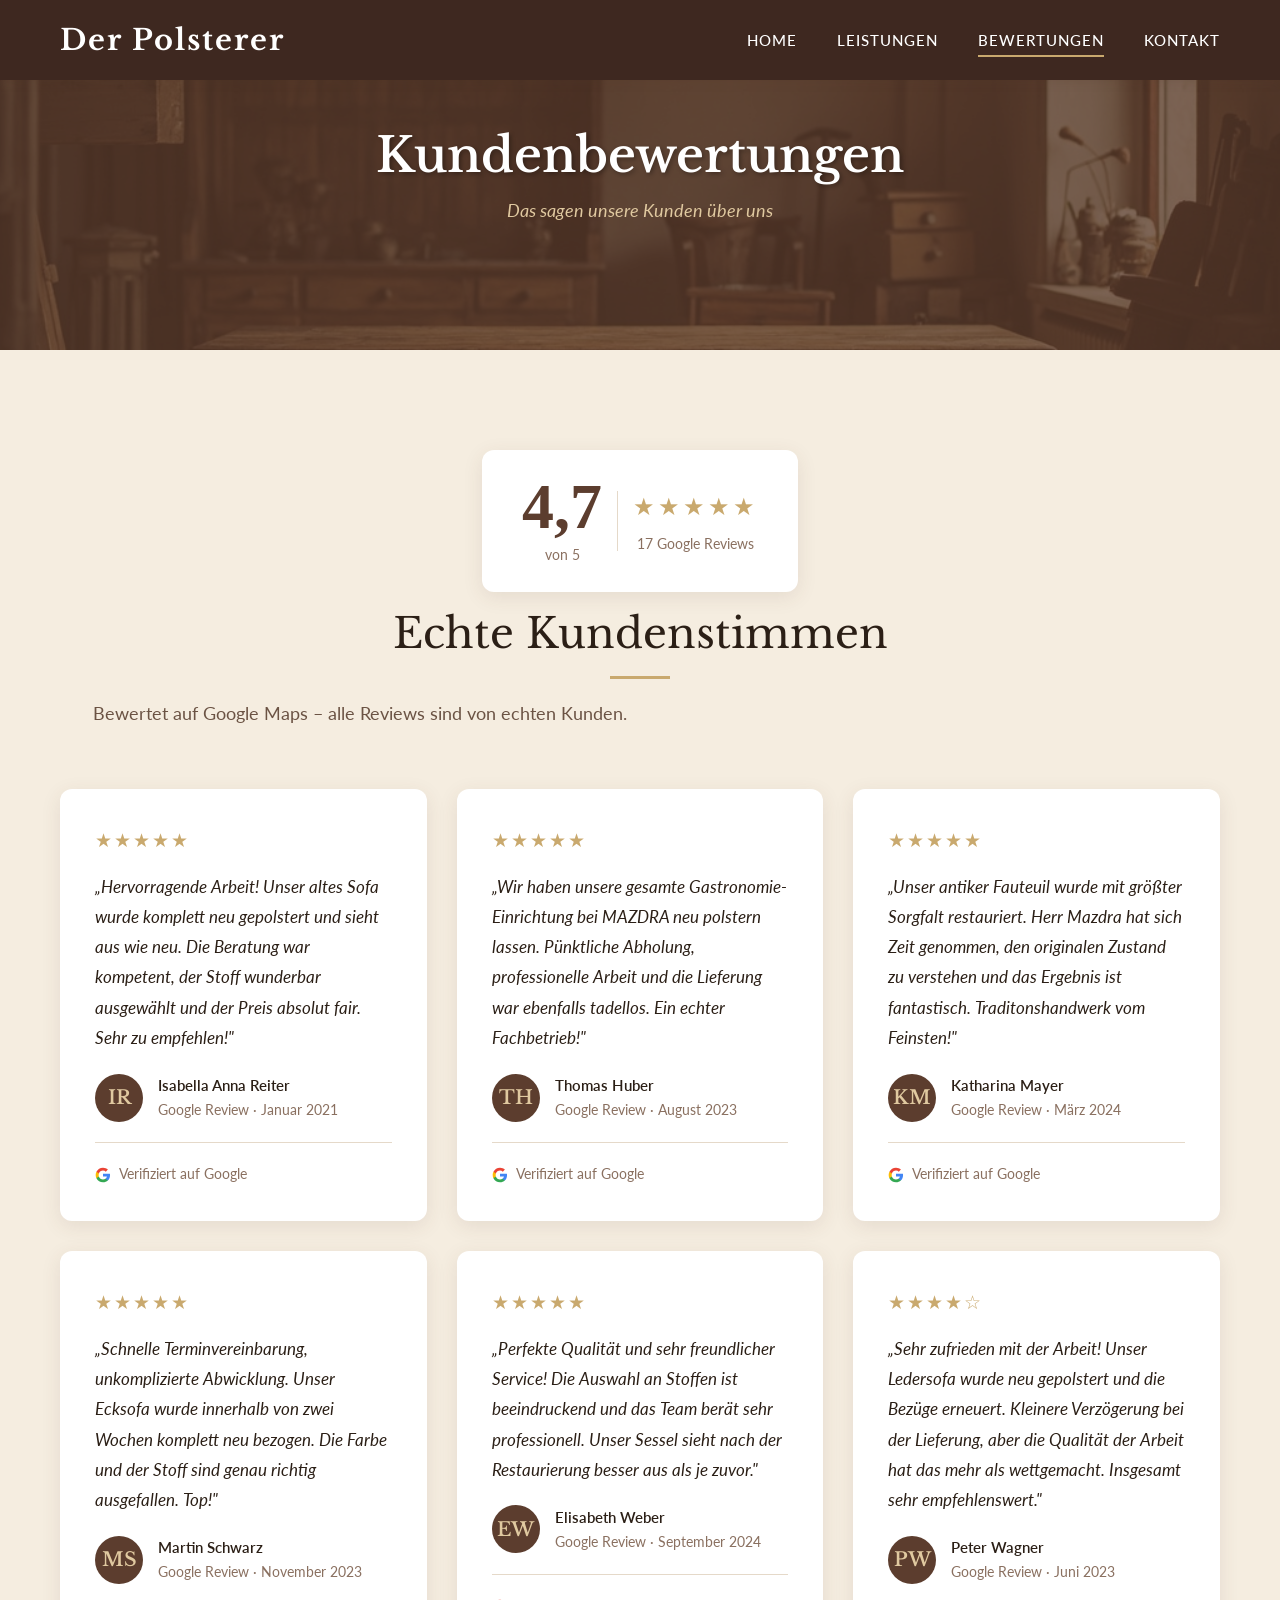
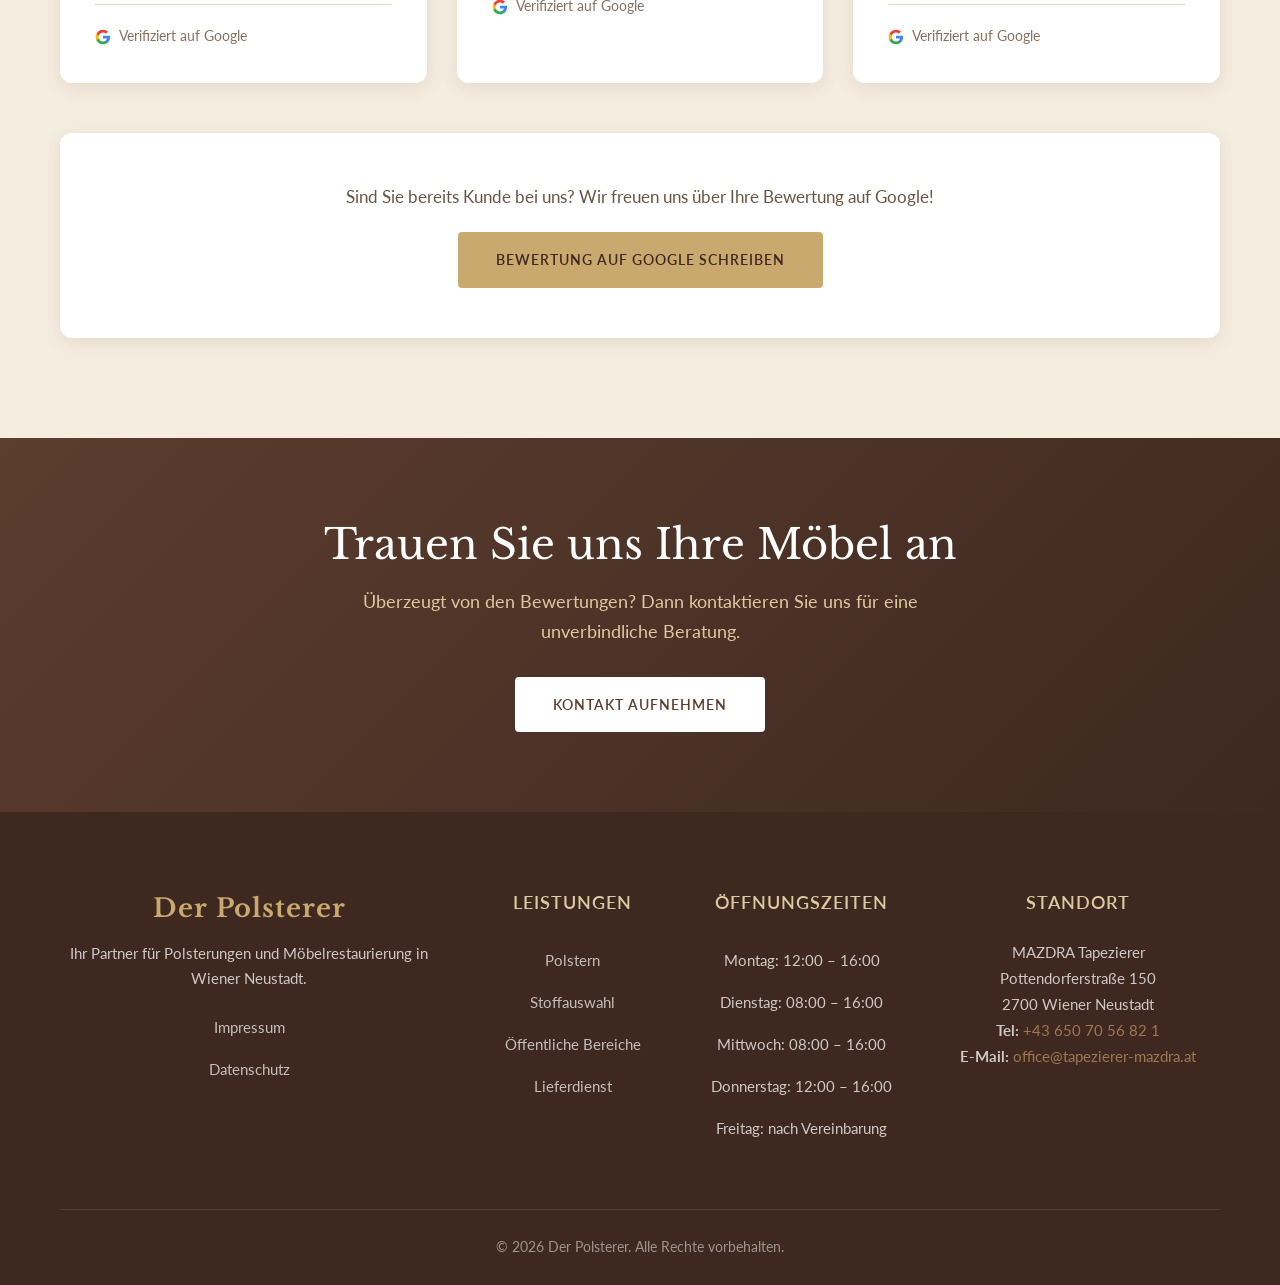
<file: reviews.html>
<!DOCTYPE html>
<html lang="de">
<head>
    <meta charset="UTF-8">
    <meta name="viewport" content="width=device-width, initial-scale=1.0">
    <meta name="description" content="Kundenbewertungen für MAZDRA Tapezierer – 4,7 von 5 Sternen basierend auf 17 Google Reviews. Erfahren Sie, was unsere Kunden über unsere Polsterer-Dienstleistungen sagen.">
    <meta name="keywords" content="MAZDRA Tapezierer Bewertungen, Polsterer Wiener Neustadt, Google Reviews, Kundenmeinungen">
    <title>Bewertungen | Der Polsterer - MAZDRA Tapezierer</title>
    <link rel="preconnect" href="https://fonts.googleapis.com">
    <link rel="preconnect" href="https://fonts.gstatic.com" crossorigin>
    <link href="https://fonts.googleapis.com/css2?family=Libre+Baskerville:ital,wght@0,400;0,700;1,400&family=Lato:wght@300;400;500;600;700&display=swap" rel="stylesheet">
    <link rel="stylesheet" href="style.css">
</head>
<body>
    <header class="header">
        <div class="container header-inner">
            <a href="index.html" class="logo-text">Der Polsterer</a>
            <nav class="nav" id="nav">
                <ul class="nav-list">
                    <li><a href="index.html">Home</a></li>
                    <li><a href="services.html">Leistungen</a></li>
                    <li><a href="reviews.html" class="active">Bewertungen</a></li>
                    <li><a href="kontakt.html">Kontakt</a></li>
                </ul>
            </nav>
            <button class="mobile-menu-btn" id="mobileMenuBtn" aria-label="Menü öffnen">
                <span></span>
                <span></span>
                <span></span>
            </button>
        </div>
    </header>

    <section class="page-header" style="background-image: url('images/reviews_background.jpg');">
        <div class="page-header-overlay"></div>
        <div class="container">
            <h1>Kundenbewertungen</h1>
            <p>Das sagen unsere Kunden über uns</p>
        </div>
    </section>

    <section class="reviews-section">
        <div class="container">
            <div class="reviews-header">
                <div class="aggregate-rating" style="text-align:center; margin-bottom: 15px;">
                    <div style="display: inline-flex; align-items: center; gap: 15px; background: var(--bg-white); padding: 25px 40px; border-radius: 12px; box-shadow: 0 5px 20px var(--shadow);">
                        <div style="text-align:center;">
                            <div style="font-family: 'Bitter', serif; font-size: 4rem; font-weight: 700; color: var(--primary); line-height: 1;">4,7</div>
                            <div style="font-size: 0.85rem; color: var(--text-muted); margin-top: 5px;">von 5</div>
                        </div>
                        <div style="width: 1px; height: 60px; background: var(--border);"></div>
                        <div style="text-align:center;">
                            <div class="review-stars" style="font-size: 1.5rem; color: var(--accent); letter-spacing: 3px; margin-bottom: 5px;">★★★★★</div>
                            <div style="font-size: 0.9rem; color: var(--text-muted);">17 Google Reviews</div>
                        </div>
                    </div>
                </div>
                <h2 class="section-title centered">Echte Kundenstimmen</h2>
                <p class="section-subtitle centered">Bewertet auf Google Maps – alle Reviews sind von echten Kunden.</p>
            </div>

            <div class="reviews-grid">
                <div class="review-card">
                    <div class="review-stars">★★★★★</div>
                    <p class="review-text">„Hervorragende Arbeit! Unser altes Sofa wurde komplett neu gepolstert und sieht aus wie neu. Die Beratung war kompetent, der Stoff wunderbar ausgewählt und der Preis absolut fair. Sehr zu empfehlen!"</p>
                    <div class="review-author">
                        <div class="review-avatar">IR</div>
                        <div class="review-author-info">
                            <span class="review-author-name">Isabella Anna Reiter</span>
                            <span class="review-author-detail">Google Review · Januar 2021</span>
                        </div>
                    </div>
                    <div class="review-google-badge">
                        <svg viewBox="0 0 24 24" width="16" height="16" fill="none" xmlns="http://www.w3.org/2000/svg">
                            <path d="M22.56 12.25c0-.78-.07-1.53-.2-2.25H12v4.26h5.92c-.26 1.37-1.04 2.53-2.21 3.31v2.77h3.57c2.08-1.92 3.28-4.74 3.28-8.09z" fill="#4285F4"/>
                            <path d="M12 23c2.97 0 5.46-.98 7.28-2.66l-3.57-2.77c-.98.66-2.23 1.06-3.71 1.06-2.86 0-5.29-1.93-6.16-4.53H2.18v2.84C3.99 20.53 7.7 23 12 23z" fill="#34A853"/>
                            <path d="M5.84 14.09c-.22-.66-.35-1.36-.35-2.09s.13-1.43.35-2.09V7.07H2.18C1.43 8.55 1 10.22 1 12s.43 3.45 1.18 4.93l2.85-2.22.81-.62z" fill="#FBBC05"/>
                            <path d="M12 5.38c1.62 0 3.06.56 4.21 1.64l3.15-3.15C17.45 2.09 14.97 1 12 1 7.7 1 3.99 3.47 2.18 7.07l3.66 2.84c.87-2.6 3.3-4.53 6.16-4.53z" fill="#EA4335"/>
                        </svg>
                        Verifiziert auf Google
                    </div>
                </div>

                <div class="review-card">
                    <div class="review-stars">★★★★★</div>
                    <p class="review-text">„Wir haben unsere gesamte Gastronomie-Einrichtung bei MAZDRA neu polstern lassen. Pünktliche Abholung, professionelle Arbeit und die Lieferung war ebenfalls tadellos. Ein echter Fachbetrieb!"</p>
                    <div class="review-author">
                        <div class="review-avatar">TH</div>
                        <div class="review-author-info">
                            <span class="review-author-name">Thomas Huber</span>
                            <span class="review-author-detail">Google Review · August 2023</span>
                        </div>
                    </div>
                    <div class="review-google-badge">
                        <svg viewBox="0 0 24 24" width="16" height="16" fill="none" xmlns="http://www.w3.org/2000/svg">
                            <path d="M22.56 12.25c0-.78-.07-1.53-.2-2.25H12v4.26h5.92c-.26 1.37-1.04 2.53-2.21 3.31v2.77h3.57c2.08-1.92 3.28-4.74 3.28-8.09z" fill="#4285F4"/>
                            <path d="M12 23c2.97 0 5.46-.98 7.28-2.66l-3.57-2.77c-.98.66-2.23 1.06-3.71 1.06-2.86 0-5.29-1.93-6.16-4.53H2.18v2.84C3.99 20.53 7.7 23 12 23z" fill="#34A853"/>
                            <path d="M5.84 14.09c-.22-.66-.35-1.36-.35-2.09s.13-1.43.35-2.09V7.07H2.18C1.43 8.55 1 10.22 1 12s.43 3.45 1.18 4.93l2.85-2.22.81-.62z" fill="#FBBC05"/>
                            <path d="M12 5.38c1.62 0 3.06.56 4.21 1.64l3.15-3.15C17.45 2.09 14.97 1 12 1 7.7 1 3.99 3.47 2.18 7.07l3.66 2.84c.87-2.6 3.3-4.53 6.16-4.53z" fill="#EA4335"/>
                        </svg>
                        Verifiziert auf Google
                    </div>
                </div>

                <div class="review-card">
                    <div class="review-stars">★★★★★</div>
                    <p class="review-text">„Unser antiker Fauteuil wurde mit größter Sorgfalt restauriert. Herr Mazdra hat sich Zeit genommen, den originalen Zustand zu verstehen und das Ergebnis ist fantastisch. Traditonshandwerk vom Feinsten!"</p>
                    <div class="review-author">
                        <div class="review-avatar">KM</div>
                        <div class="review-author-info">
                            <span class="review-author-name">Katharina Mayer</span>
                            <span class="review-author-detail">Google Review · März 2024</span>
                        </div>
                    </div>
                    <div class="review-google-badge">
                        <svg viewBox="0 0 24 24" width="16" height="16" fill="none" xmlns="http://www.w3.org/2000/svg">
                            <path d="M22.56 12.25c0-.78-.07-1.53-.2-2.25H12v4.26h5.92c-.26 1.37-1.04 2.53-2.21 3.31v2.77h3.57c2.08-1.92 3.28-4.74 3.28-8.09z" fill="#4285F4"/>
                            <path d="M12 23c2.97 0 5.46-.98 7.28-2.66l-3.57-2.77c-.98.66-2.23 1.06-3.71 1.06-2.86 0-5.29-1.93-6.16-4.53H2.18v2.84C3.99 20.53 7.7 23 12 23z" fill="#34A853"/>
                            <path d="M5.84 14.09c-.22-.66-.35-1.36-.35-2.09s.13-1.43.35-2.09V7.07H2.18C1.43 8.55 1 10.22 1 12s.43 3.45 1.18 4.93l2.85-2.22.81-.62z" fill="#FBBC05"/>
                            <path d="M12 5.38c1.62 0 3.06.56 4.21 1.64l3.15-3.15C17.45 2.09 14.97 1 12 1 7.7 1 3.99 3.47 2.18 7.07l3.66 2.84c.87-2.6 3.3-4.53 6.16-4.53z" fill="#EA4335"/>
                        </svg>
                        Verifiziert auf Google
                    </div>
                </div>

                <div class="review-card">
                    <div class="review-stars">★★★★★</div>
                    <p class="review-text">„Schnelle Terminvereinbarung, unkomplizierte Abwicklung. Unser Ecksofa wurde innerhalb von zwei Wochen komplett neu bezogen. Die Farbe und der Stoff sind genau richtig ausgefallen. Top!"</p>
                    <div class="review-author">
                        <div class="review-avatar">MS</div>
                        <div class="review-author-info">
                            <span class="review-author-name">Martin Schwarz</span>
                            <span class="review-author-detail">Google Review · November 2023</span>
                        </div>
                    </div>
                    <div class="review-google-badge">
                        <svg viewBox="0 0 24 24" width="16" height="16" fill="none" xmlns="http://www.w3.org/2000/svg">
                            <path d="M22.56 12.25c0-.78-.07-1.53-.2-2.25H12v4.26h5.92c-.26 1.37-1.04 2.53-2.21 3.31v2.77h3.57c2.08-1.92 3.28-4.74 3.28-8.09z" fill="#4285F4"/>
                            <path d="M12 23c2.97 0 5.46-.98 7.28-2.66l-3.57-2.77c-.98.66-2.23 1.06-3.71 1.06-2.86 0-5.29-1.93-6.16-4.53H2.18v2.84C3.99 20.53 7.7 23 12 23z" fill="#34A853"/>
                            <path d="M5.84 14.09c-.22-.66-.35-1.36-.35-2.09s.13-1.43.35-2.09V7.07H2.18C1.43 8.55 1 10.22 1 12s.43 3.45 1.18 4.93l2.85-2.22.81-.62z" fill="#FBBC05"/>
                            <path d="M12 5.38c1.62 0 3.06.56 4.21 1.64l3.15-3.15C17.45 2.09 14.97 1 12 1 7.7 1 3.99 3.47 2.18 7.07l3.66 2.84c.87-2.6 3.3-4.53 6.16-4.53z" fill="#EA4335"/>
                        </svg>
                        Verifiziert auf Google
                    </div>
                </div>

                <div class="review-card">
                    <div class="review-stars">★★★★★</div>
                    <p class="review-text">„Perfekte Qualität und sehr freundlicher Service! Die Auswahl an Stoffen ist beeindruckend und das Team berät sehr professionell. Unser Sessel sieht nach der Restaurierung besser aus als je zuvor."</p>
                    <div class="review-author">
                        <div class="review-avatar">EW</div>
                        <div class="review-author-info">
                            <span class="review-author-name">Elisabeth Weber</span>
                            <span class="review-author-detail">Google Review · September 2024</span>
                        </div>
                    </div>
                    <div class="review-google-badge">
                        <svg viewBox="0 0 24 24" width="16" height="16" fill="none" xmlns="http://www.w3.org/2000/svg">
                            <path d="M22.56 12.25c0-.78-.07-1.53-.2-2.25H12v4.26h5.92c-.26 1.37-1.04 2.53-2.21 3.31v2.77h3.57c2.08-1.92 3.28-4.74 3.28-8.09z" fill="#4285F4"/>
                            <path d="M12 23c2.97 0 5.46-.98 7.28-2.66l-3.57-2.77c-.98.66-2.23 1.06-3.71 1.06-2.86 0-5.29-1.93-6.16-4.53H2.18v2.84C3.99 20.53 7.7 23 12 23z" fill="#34A853"/>
                            <path d="M5.84 14.09c-.22-.66-.35-1.36-.35-2.09s.13-1.43.35-2.09V7.07H2.18C1.43 8.55 1 10.22 1 12s.43 3.45 1.18 4.93l2.85-2.22.81-.62z" fill="#FBBC05"/>
                            <path d="M12 5.38c1.62 0 3.06.56 4.21 1.64l3.15-3.15C17.45 2.09 14.97 1 12 1 7.7 1 3.99 3.47 2.18 7.07l3.66 2.84c.87-2.6 3.3-4.53 6.16-4.53z" fill="#EA4335"/>
                        </svg>
                        Verifiziert auf Google
                    </div>
                </div>

                <div class="review-card">
                    <div class="review-stars">★★★★☆</div>
                    <p class="review-text">„Sehr zufrieden mit der Arbeit! Unser Ledersofa wurde neu gepolstert und die Bezüge erneuert. Kleinere Verzögerung bei der Lieferung, aber die Qualität der Arbeit hat das mehr als wettgemacht. Insgesamt sehr empfehlenswert."</p>
                    <div class="review-author">
                        <div class="review-avatar">PW</div>
                        <div class="review-author-info">
                            <span class="review-author-name">Peter Wagner</span>
                            <span class="review-author-detail">Google Review · Juni 2023</span>
                        </div>
                    </div>
                    <div class="review-google-badge">
                        <svg viewBox="0 0 24 24" width="16" height="16" fill="none" xmlns="http://www.w3.org/2000/svg">
                            <path d="M22.56 12.25c0-.78-.07-1.53-.2-2.25H12v4.26h5.92c-.26 1.37-1.04 2.53-2.21 3.31v2.77h3.57c2.08-1.92 3.28-4.74 3.28-8.09z" fill="#4285F4"/>
                            <path d="M12 23c2.97 0 5.46-.98 7.28-2.66l-3.57-2.77c-.98.66-2.23 1.06-3.71 1.06-2.86 0-5.29-1.93-6.16-4.53H2.18v2.84C3.99 20.53 7.7 23 12 23z" fill="#34A853"/>
                            <path d="M5.84 14.09c-.22-.66-.35-1.36-.35-2.09s.13-1.43.35-2.09V7.07H2.18C1.43 8.55 1 10.22 1 12s.43 3.45 1.18 4.93l2.85-2.22.81-.62z" fill="#FBBC05"/>
                            <path d="M12 5.38c1.62 0 3.06.56 4.21 1.64l3.15-3.15C17.45 2.09 14.97 1 12 1 7.7 1 3.99 3.47 2.18 7.07l3.66 2.84c.87-2.6 3.3-4.53 6.16-4.53z" fill="#EA4335"/>
                        </svg>
                        Verifiziert auf Google
                    </div>
                </div>
            </div>

            <div class="reviews-cta">
                <p>Sind Sie bereits Kunde bei uns? Wir freuen uns über Ihre Bewertung auf Google!</p>
                <a href="https://www.google.com/maps/place/MAZDRA+Tapezierer/@47.8320657,16.2637013,17z/data=!4m8!3m7!1s0x0:0x0!8m2!3d47.8320657!4d16.2637013!5m1!1sAT!8m2!3d47.8320657!4d16.2662751" target="_blank" rel="noopener noreferrer" class="btn btn-primary">Bewertung auf Google schreiben</a>
            </div>
        </div>
    </section>

    <section class="cta">
        <div class="container">
            <h2>Trauen Sie uns Ihre Möbel an</h2>
            <p>Überzeugt von den Bewertungen? Dann kontaktieren Sie uns für eine unverbindliche Beratung.</p>
            <a href="kontakt.html" class="btn btn-white">Kontakt aufnehmen</a>
        </div>
    </section>

    <footer class="footer">
        <div class="container">
            <div class="footer-grid">
                <div class="footer-col">
                    <h3 class="footer-logo-text">Der Polsterer</h3>
                    <p>Ihr Partner für Polsterungen und Möbelrestaurierung in Wiener Neustadt.</p>
                    <ul class="footer-links" style="margin-top: 15px;">
                        <li><a href="impressum.html">Impressum</a></li>
                        <li><a href="datenschutz.html">Datenschutz</a></li>
                    </ul>
                </div>
                <div class="footer-col">
                    <h4>Leistungen</h4>
                    <ul class="footer-links">
                        <li><a href="services.html">Polstern</a></li>
                        <li><a href="services.html">Stoffauswahl</a></li>
                        <li><a href="services.html">Öffentliche Bereiche</a></li>
                        <li><a href="services.html">Lieferdienst</a></li>
                    </ul>
                </div>
                <div class="footer-col">
                    <h4>Öffnungszeiten</h4>
                    <ul class="footer-hours">
                        <li>Montag: 12:00 – 16:00</li>
                        <li>Dienstag: 08:00 – 16:00</li>
                        <li>Mittwoch: 08:00 – 16:00</li>
                        <li>Donnerstag: 12:00 – 16:00</li>
                        <li>Freitag: nach Vereinbarung</li>
                    </ul>
                </div>
                <div class="footer-col">
                    <h4>Standort</h4>
                    <p>MAZDRA Tapezierer<br>
                    Pottendorferstraße 150<br>
                    2700 Wiener Neustadt</p>
                    <p><strong>Tel:</strong> <a href="tel:+436507056821">+43 650 70 56 82 1</a><br>
                    <strong>E-Mail:</strong> <a href="mailto:office@tapezierer-mazdra.at">office@tapezierer-mazdra.at</a></p>
                </div>
            </div>
            <div class="footer-bottom">
                <p>&copy; 2026 Der Polsterer. Alle Rechte vorbehalten.</p>
            </div>
        </div>
    </footer>

    <script src="script.js"></script>
</body>
</html>
</file>
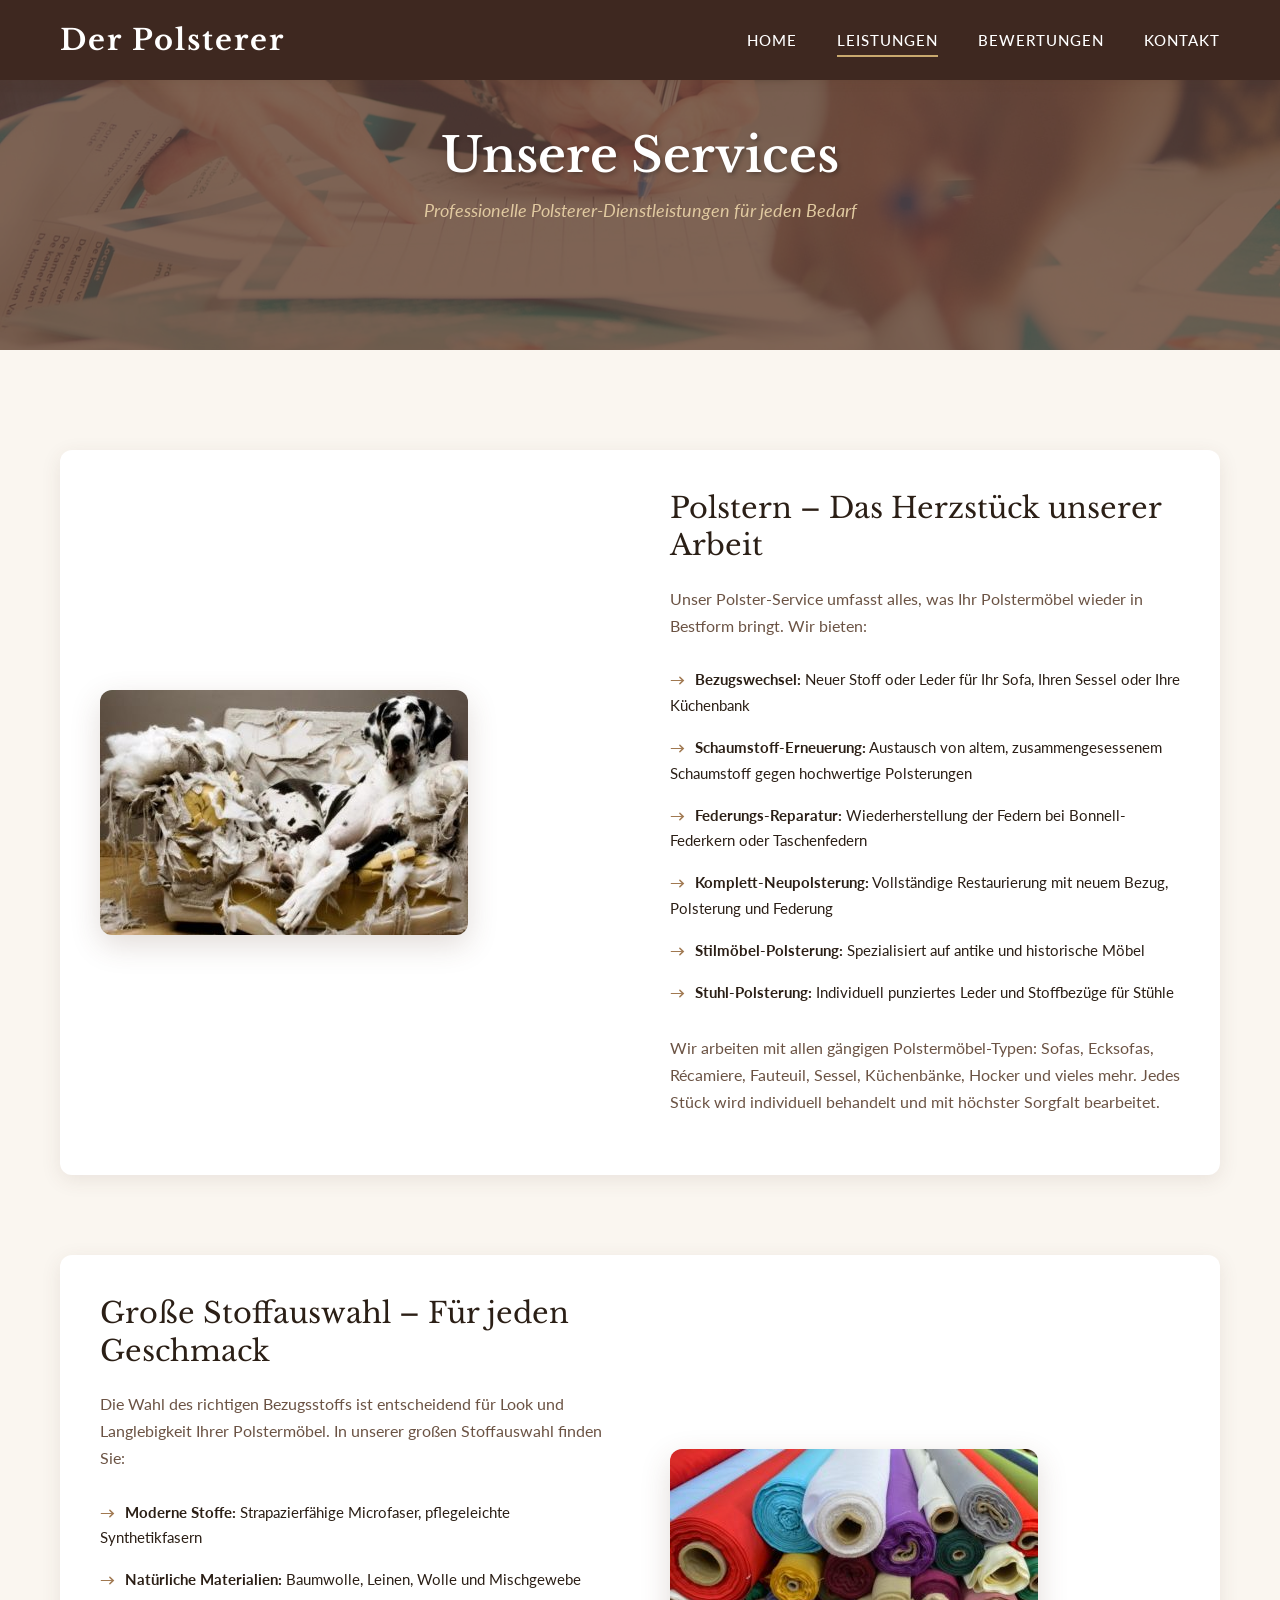
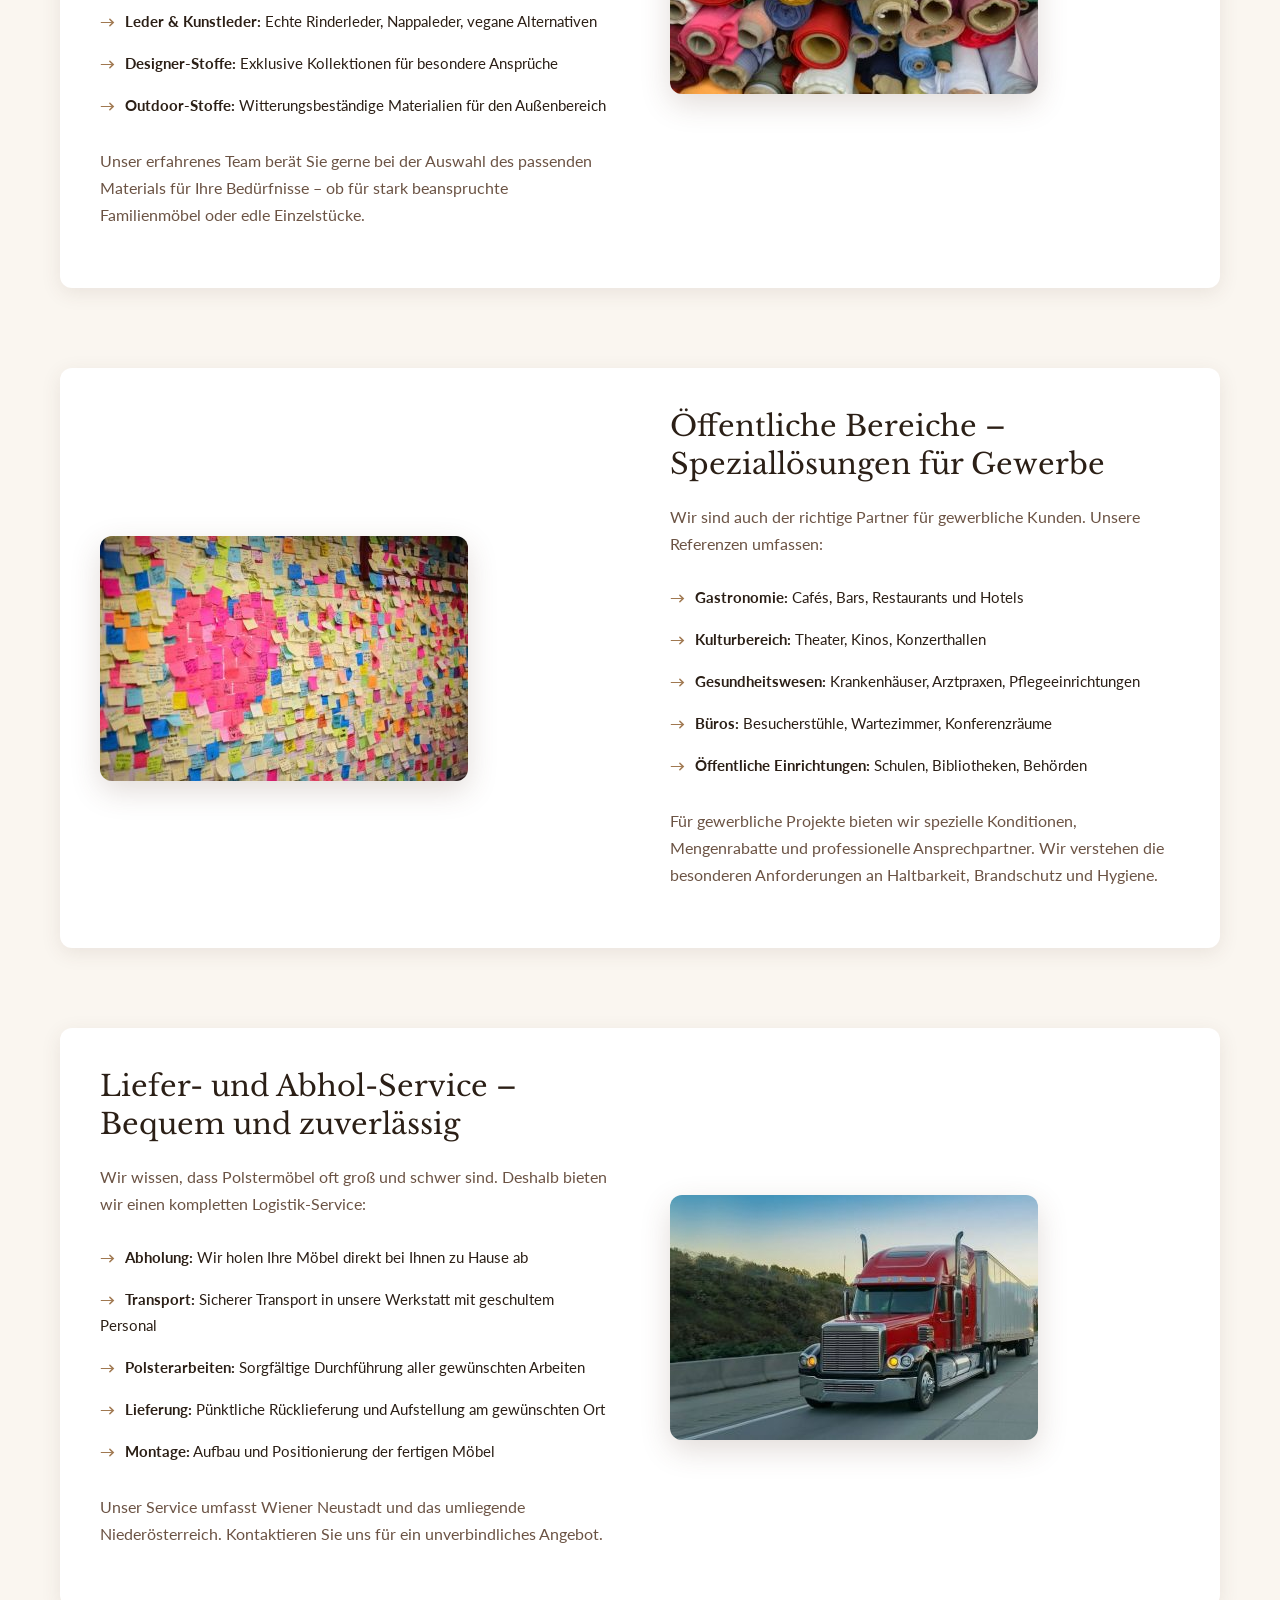
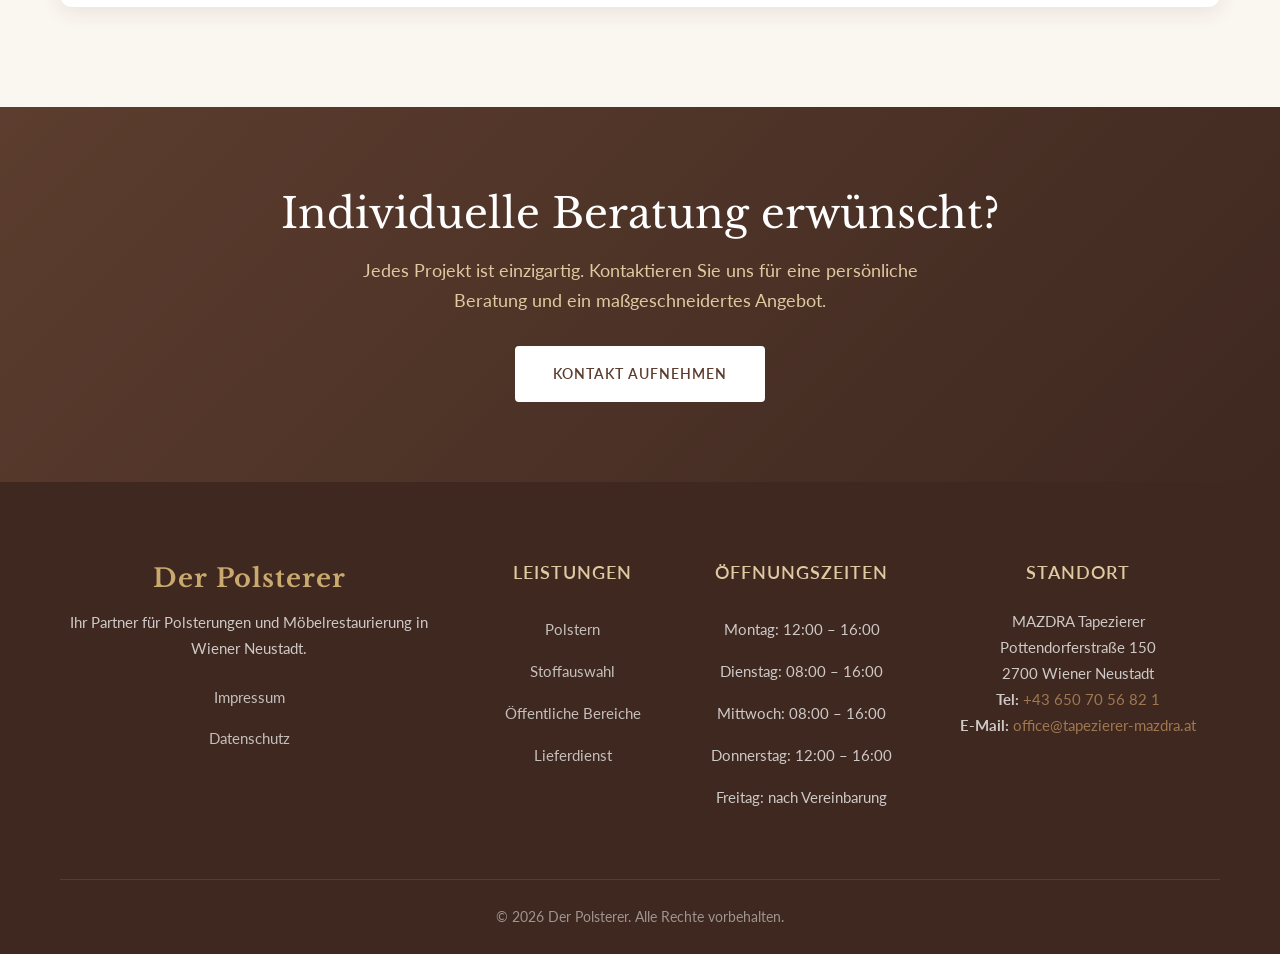
<file: services.html>
<!DOCTYPE html>
<html lang="de">
<head>
    <meta charset="UTF-8">
    <meta name="viewport" content="width=device-width, initial-scale=1.0">
    <meta name="description" content="MAZDRA Tapezierer Services: Polstern, Stoffauswahl, öffentliche Bereiche und Lieferdienst in Wiener Neustadt. Professionelle Polsterer-Dienstleistungen.">
    <meta name="keywords" content="Polstern, Stoffauswahl, Lieferdienst, Wiener Neustadt, Tapezierer, Polsterer">
    <title>Services | Der Polsterer - MAZDRA Tapezierer</title>
    <link rel="preconnect" href="https://fonts.googleapis.com">
    <link rel="preconnect" href="https://fonts.gstatic.com" crossorigin>
    <link href="https://fonts.googleapis.com/css2?family=Libre+Baskerville:ital,wght@0,400;0,700;1,400&family=Lato:wght@300;400;500;600;700&display=swap" rel="stylesheet">
    <link rel="stylesheet" href="style.css">
</head>
<body>
    <header class="header">
        <div class="container header-inner">
            <a href="index.html" class="logo-text">Der Polsterer</a>
            <nav class="nav" id="nav">
                <ul class="nav-list">
                    <li><a href="index.html">Home</a></li>
                    <li><a href="services.html" class="active">Leistungen</a></li>
                    <li><a href="reviews.html">Bewertungen</a></li>
                    <li><a href="kontakt.html">Kontakt</a></li>
                </ul>
            </nav>
            <button class="mobile-menu-btn" id="mobileMenuBtn" aria-label="Menü öffnen">
                <span></span>
                <span></span>
                <span></span>
            </button>
        </div>
    </header>

    <section class="page-header" style="background-image: url('images/service_background.jpg');">
        <div class="page-header-overlay"></div>
        <div class="container">
            <h1>Unsere Services</h1>
            <p>Professionelle Polsterer-Dienstleistungen für jeden Bedarf</p>
        </div>
    </section>

    <section class="services-detail">
        <div class="container">
            <div class="service-detail-item">
                <div class="service-detail-img">
                    <img src="images/renovierung.jpg" alt="Polstern Service">
                </div>
                <div class="service-detail-content">
                    <h2>Polstern – Das Herzstück unserer Arbeit</h2>
                    <p>Unser Polster-Service umfasst alles, was Ihr Polstermöbel wieder in Bestform bringt. Wir bieten:</p>
                    <ul class="service-features">
                        <li><strong>Bezugswechsel:</strong> Neuer Stoff oder Leder für Ihr Sofa, Ihren Sessel oder Ihre Küchenbank</li>
                        <li><strong>Schaumstoff-Erneuerung:</strong> Austausch von altem, zusammengesessenem Schaumstoff gegen hochwertige Polsterungen</li>
                        <li><strong>Federungs-Reparatur:</strong> Wiederherstellung der Federn bei Bonnell-Federkern oder Taschenfedern</li>
                        <li><strong>Komplett-Neupolsterung:</strong> Vollständige Restaurierung mit neuem Bezug, Polsterung und Federung</li>
                        <li><strong>Stilmöbel-Polsterung:</strong> Spezialisiert auf antike und historische Möbel</li>
                        <li><strong>Stuhl-Polsterung:</strong> Individuell punziertes Leder und Stoffbezüge für Stühle</li>
                    </ul>
                    <p>Wir arbeiten mit allen gängigen Polstermöbel-Typen: Sofas, Ecksofas, Récamiere, Fauteuil, Sessel, Küchenbänke, Hocker und vieles mehr. Jedes Stück wird individuell behandelt und mit höchster Sorgfalt bearbeitet.</p>
                </div>
            </div>

            <div class="service-detail-item reverse">
                <div class="service-detail-img">
                    <img src="images/stoff.jpg" alt="Stoffauswahl">
                </div>
                <div class="service-detail-content">
                    <h2>Große Stoffauswahl – Für jeden Geschmack</h2>
                    <p>Die Wahl des richtigen Bezugsstoffs ist entscheidend für Look und Langlebigkeit Ihrer Polstermöbel. In unserer großen Stoffauswahl finden Sie:</p>
                    <ul class="service-features">
                        <li><strong>Moderne Stoffe:</strong> Strapazierfähige Microfaser, pflegeleichte Synthetikfasern</li>
                        <li><strong>Natürliche Materialien:</strong> Baumwolle, Leinen, Wolle und Mischgewebe</li>
                        <li><strong>Leder & Kunstleder:</strong> Echte Rinderleder, Nappaleder, vegane Alternativen</li>
                        <li><strong>Designer-Stoffe:</strong> Exklusive Kollektionen für besondere Ansprüche</li>
                        <li><strong>Outdoor-Stoffe:</strong> Witterungsbeständige Materialien für den Außenbereich</li>
                    </ul>
                    <p>Unser erfahrenes Team berät Sie gerne bei der Auswahl des passenden Materials für Ihre Bedürfnisse – ob für stark beanspruchte Familienmöbel oder edle Einzelstücke.</p>
                </div>
            </div>

            <div class="service-detail-item">
                <div class="service-detail-img">
                    <img src="images/sticky.jpg" alt="Öffentliche Bereiche">
                </div>
                <div class="service-detail-content">
                    <h2>Öffentliche Bereiche – Speziallösungen für Gewerbe</h2>
                    <p>Wir sind auch der richtige Partner für gewerbliche Kunden. Unsere Referenzen umfassen:</p>
                    <ul class="service-features">
                        <li><strong>Gastronomie:</strong> Cafés, Bars, Restaurants und Hotels</li>
                        <li><strong>Kulturbereich:</strong> Theater, Kinos, Konzerthallen</li>
                        <li><strong>Gesundheitswesen:</strong> Krankenhäuser, Arztpraxen, Pflegeeinrichtungen</li>
                        <li><strong>Büros:</strong> Besucherstühle, Wartezimmer, Konferenzräume</li>
                        <li><strong>Öffentliche Einrichtungen:</strong> Schulen, Bibliotheken, Behörden</li>
                    </ul>
                    <p>Für gewerbliche Projekte bieten wir spezielle Konditionen, Mengenrabatte und professionelle Ansprechpartner. Wir verstehen die besonderen Anforderungen an Haltbarkeit, Brandschutz und Hygiene.</p>
                </div>
            </div>

            <div class="service-detail-item reverse">
                <div class="service-detail-img">
                    <img src="images/truck.jpg" alt="Lieferdienst">
                </div>
                <div class="service-detail-content">
                    <h2>Liefer- und Abhol-Service – Bequem und zuverlässig</h2>
                    <p>Wir wissen, dass Polstermöbel oft groß und schwer sind. Deshalb bieten wir einen kompletten Logistik-Service:</p>
                    <ul class="service-features">
                        <li><strong>Abholung:</strong> Wir holen Ihre Möbel direkt bei Ihnen zu Hause ab</li>
                        <li><strong>Transport:</strong> Sicherer Transport in unsere Werkstatt mit geschultem Personal</li>
                        <li><strong>Polsterarbeiten:</strong> Sorgfältige Durchführung aller gewünschten Arbeiten</li>
                        <li><strong>Lieferung:</strong> Pünktliche Rücklieferung und Aufstellung am gewünschten Ort</li>
                        <li><strong>Montage:</strong> Aufbau und Positionierung der fertigen Möbel</li>
                    </ul>
                    <p>Unser Service umfasst Wiener Neustadt und das umliegende Niederösterreich. Kontaktieren Sie uns für ein unverbindliches Angebot.</p>
                </div>
            </div>
        </div>
    </section>

    <section class="cta">
        <div class="container">
            <h2>Individuelle Beratung erwünscht?</h2>
            <p>Jedes Projekt ist einzigartig. Kontaktieren Sie uns für eine persönliche Beratung und ein maßgeschneidertes Angebot.</p>
            <a href="kontakt.html" class="btn btn-white">Kontakt aufnehmen</a>
        </div>
    </section>

    <footer class="footer">
        <div class="container">
            <div class="footer-grid">
                <div class="footer-col">
                    <h3 class="footer-logo-text">Der Polsterer</h3>
                    <p>Ihr Partner für Polsterungen und Möbelrestaurierung in Wiener Neustadt.</p>
                    <ul class="footer-links" style="margin-top: 15px;">
                        <li><a href="impressum.html">Impressum</a></li>
                        <li><a href="datenschutz.html">Datenschutz</a></li>
                    </ul>
                </div>
                <div class="footer-col">
                    <h4>Leistungen</h4>
                    <ul class="footer-links">
                        <li><a href="services.html">Polstern</a></li>
                        <li><a href="services.html">Stoffauswahl</a></li>
                        <li><a href="services.html">Öffentliche Bereiche</a></li>
                        <li><a href="services.html">Lieferdienst</a></li>
                    </ul>
                </div>
                <div class="footer-col">
                    <h4>Öffnungszeiten</h4>
                    <ul class="footer-hours">
                        <li>Montag: 12:00 – 16:00</li>
                        <li>Dienstag: 08:00 – 16:00</li>
                        <li>Mittwoch: 08:00 – 16:00</li>
                        <li>Donnerstag: 12:00 – 16:00</li>
                        <li>Freitag: nach Vereinbarung</li>
                    </ul>
                </div>
                <div class="footer-col">
                    <h4>Standort</h4>
                    <p>MAZDRA Tapezierer<br>
                    Pottendorferstraße 150<br>
                    2700 Wiener Neustadt</p>
                    <p><strong>Tel:</strong> <a href="tel:+436507056821">+43 650 70 56 82 1</a><br>
                    <strong>E-Mail:</strong> <a href="mailto:office@tapezierer-mazdra.at">office@tapezierer-mazdra.at</a></p>
                </div>
            </div>
            <div class="footer-bottom">
                <p>&copy; 2026 Der Polsterer. Alle Rechte vorbehalten.</p>
            </div>
        </div>
    </footer>

    <script src="script.js"></script>
</body>
</html>
</file>
<file: style.css>
/* ========================================
   Der Polsterer - Classic Warm CSS
   ======================================== */

/* CSS Variables - Warm Classic Colors */
:root {
    --primary: #5C3D2E;
    --primary-dark: #3E2820;
    --primary-light: #7A5240;
    --accent: #C9A96E;
    --accent-dark: #A07850;
    --accent-light: #E0C9A0;
    --bg-light: #FAF6F0;
    --bg-white: #ffffff;
    --bg-cream: #F5EDE0;
    --text-dark: #2B1F16;
    --text-light: #6B5344;
    --text-muted: #8A7060;
    --border: #E5D9C9;
    --shadow: rgba(92, 61, 46, 0.1);
    --shadow-lg: rgba(92, 61, 46, 0.18);
}

/* Reset & Base */
*, *::before, *::after {
    box-sizing: border-box;
    margin: 0;
    padding: 0;
}

html {
    scroll-behavior: smooth;
}

body {
    font-family: 'Lato', sans-serif;
    font-size: 16px;
    line-height: 1.7;
    color: var(--text-dark);
    background-color: var(--bg-light);
}

h1, h2, h3, h4, h5, h6 {
    font-family: 'Libre Baskerville', Georgia, serif;
    font-weight: 600;
    line-height: 1.3;
    color: var(--text-dark);
}

a {
    color: var(--accent-dark);
    text-decoration: none;
    transition: color 0.3s ease;
}

a:hover {
    color: var(--primary);
}

img {
    max-width: 100%;
    height: auto;
    display: block;
}

/* Container */
.container {
    width: 100%;
    max-width: 1200px;
    margin: 0 auto;
    padding: 0 20px;
}

/* ========================================
   Header
   ======================================== */
.header {
    position: fixed;
    top: 0;
    left: 0;
    right: 0;
    z-index: 1000;
    background-color: var(--primary-dark);
    box-shadow: 0 2px 10px var(--shadow-lg);
}

.header-small {
    position: relative;
    background-color: var(--primary-dark);
}

.header-inner {
    display: flex;
    align-items: center;
    justify-content: space-between;
    height: 80px;
}

.logo-text {
    font-family: 'Libre Baskerville', Georgia, serif;
    font-size: 1.8rem;
    font-weight: 700;
    color: var(--bg-white);
    text-decoration: none;
    letter-spacing: 2px;
}

.footer-logo-text {
    font-family: 'Libre Baskerville', Georgia, serif;
    font-size: 1.6rem;
    font-weight: 700;
    color: var(--accent);
    margin-bottom: 15px;
    letter-spacing: 1px;
}

.nav-list {
    display: flex;
    list-style: none;
    gap: 40px;
}

.nav-list a {
    color: var(--bg-white);
    font-weight: 500;
    font-size: 15px;
    text-transform: uppercase;
    letter-spacing: 1px;
    padding: 8px 0;
    position: relative;
}

.nav-list a::after {
    content: '';
    position: absolute;
    bottom: 0;
    left: 0;
    width: 0;
    height: 2px;
    background-color: var(--accent);
    transition: width 0.3s ease;
}

.nav-list a:hover::after,
.nav-list a.active::after {
    width: 100%;
}

.nav-list a:hover,
.nav-list a.active {
    color: var(--bg-white);
}

/* Mobile Menu Button */
.mobile-menu-btn {
    display: none;
    flex-direction: column;
    gap: 5px;
    background: none;
    border: none;
    cursor: pointer;
    padding: 10px;
}

.mobile-menu-btn span {
    display: block;
    width: 25px;
    height: 3px;
    background-color: var(--bg-white);
    border-radius: 2px;
    transition: all 0.3s ease;
}

/* ========================================
   Hero Section
   ======================================== */
.hero {
    position: relative;
    height: 100vh;
    min-height: 600px;
    display: flex;
    align-items: center;
    justify-content: center;
    overflow: hidden;
}

.hero-bg {
    position: absolute;
    top: 0;
    left: 0;
    width: 100%;
    height: 100%;
    background-size: cover;
    background-position: center;
    background-repeat: no-repeat;
}

.hero-overlay {
    position: absolute;
    top: 0;
    left: 0;
    width: 100%;
    height: 100%;
    background: linear-gradient(135deg, rgba(92, 61, 46, 0.88) 0%, rgba(62, 40, 32, 0.85) 100%);
}

.hero-content {
    position: relative;
    z-index: 10;
    text-align: center;
    padding: 0 20px;
}

.hero-title {
    font-family: 'Libre Baskerville', Georgia, serif;
    font-size: clamp(2.8rem, 6vw, 5rem);
    color: var(--bg-white);
    margin-bottom: 20px;
    text-shadow: 2px 2px 4px rgba(0, 0, 0, 0.3);
    font-weight: 400;
    letter-spacing: 3px;
}

.hero-subtitle {
    font-size: clamp(1rem, 2vw, 1.4rem);
    color: var(--accent-light);
    margin-bottom: 40px;
    font-weight: 300;
    font-style: italic;
}

/* ========================================
   Buttons
   ======================================== */
.btn {
    display: inline-block;
    padding: 14px 36px;
    font-size: 14px;
    font-weight: 600;
    text-transform: uppercase;
    letter-spacing: 1px;
    border: 2px solid transparent;
    border-radius: 4px;
    cursor: pointer;
    transition: all 0.3s ease;
    text-align: center;
}

.btn-primary {
    background-color: var(--accent);
    color: var(--primary-dark);
    border-color: var(--accent);
}

.btn-primary:hover {
    background-color: var(--accent-dark);
    border-color: var(--accent-dark);
    color: var(--bg-white);
    transform: translateY(-2px);
    box-shadow: 0 4px 15px rgba(201, 169, 110, 0.4);
}

.btn-outline {
    background-color: transparent;
    color: var(--primary);
    border-color: var(--primary);
}

.btn-outline:hover {
    background-color: var(--primary);
    color: var(--bg-white);
}

.btn-white {
    background-color: var(--bg-white);
    color: var(--primary);
    border-color: var(--bg-white);
}

.btn-white:hover {
    background-color: transparent;
    color: var(--bg-white);
    transform: translateY(-2px);
}

/* ========================================
   Page Header
   ======================================== */
.page-header {
    position: relative;
    height: 350px;
    display: flex;
    align-items: center;
    justify-content: center;
    background-size: cover;
    background-position: center;
    background-repeat: no-repeat;
    margin-top: 0;
}

.page-header-overlay {
    position: absolute;
    top: 0;
    left: 0;
    width: 100%;
    height: 100%;
    background: rgba(92, 61, 46, 0.78);
}

.page-header h1 {
    position: relative;
    z-index: 10;
    font-size: clamp(2rem, 5vw, 3rem);
    color: var(--bg-white);
    text-align: center;
    text-shadow: 2px 2px 4px rgba(0, 0, 0, 0.3);
}

.page-header p {
    position: relative;
    z-index: 10;
    font-size: 1.1rem;
    color: var(--accent-light);
    text-align: center;
    margin-top: 10px;
    font-style: italic;
}

/* ========================================
   Section Styles
   ======================================== */
.section-title {
    font-size: clamp(1.8rem, 4vw, 2.6rem);
    margin-bottom: 20px;
    position: relative;
    font-weight: 400;
}

.section-title::after {
    content: '';
    display: block;
    width: 60px;
    height: 3px;
    background-color: var(--accent);
    margin-top: 15px;
}

.section-title.centered {
    text-align: center;
}

.section-title.centered::after {
    margin-left: auto;
    margin-right: auto;
}

.section-subtitle {
    font-size: 1.1rem;
    color: var(--text-light);
    margin-bottom: 50px;
    max-width: 600px;
}

.centered {
    text-align: center;
}

/* ========================================
   Intro Section
   ======================================== */
.intro {
    padding: 100px 0;
    background-color: var(--bg-white);
}

.intro-grid {
    display: grid;
    grid-template-columns: 1fr 300px;
    gap: 60px;
    align-items: center;
}

.intro-text p {
    margin-bottom: 20px;
    font-size: 1.05rem;
    color: var(--text-light);
}

.intro-text .btn {
    margin-top: 20px;
}

.intro-stats {
    display: flex;
    flex-direction: column;
    gap: 30px;
    padding: 40px;
    background: linear-gradient(135deg, var(--primary) 0%, var(--primary-dark) 100%);
    border-radius: 12px;
}

.stat-item {
    text-align: center;
}

.stat-number {
    display: block;
    font-family: 'Libre Baskerville', Georgia, serif;
    font-size: 3rem;
    font-weight: 400;
    color: var(--accent-light);
}

.stat-label {
    font-size: 0.9rem;
    color: rgba(255, 255, 255, 0.7);
    text-transform: uppercase;
    letter-spacing: 1px;
}

/* ========================================
   Services Preview
   ======================================== */
.services-preview {
    padding: 100px 0;
    background-color: var(--bg-cream);
}

.services-grid {
    display: grid;
    grid-template-columns: repeat(4, 1fr);
    gap: 30px;
    margin-bottom: 50px;
}

.service-card {
    background-color: var(--bg-white);
    border-radius: 12px;
    overflow: hidden;
    box-shadow: 0 5px 20px var(--shadow);
    transition: transform 0.3s ease, box-shadow 0.3s ease;
}

.service-card:hover {
    transform: translateY(-10px);
    box-shadow: 0 15px 40px var(--shadow-lg);
}

.service-img {
    height: 200px;
    overflow: hidden;
}

.service-img img {
    width: 100%;
    height: 100%;
    object-fit: cover;
    transition: transform 0.5s ease;
}

.service-card:hover .service-img img {
    transform: scale(1.1);
}

.service-card h3 {
    padding: 25px 25px 10px;
    font-size: 1.3rem;
}

.service-card p {
    padding: 0 25px 25px;
    color: var(--text-light);
    font-size: 0.95rem;
}

/* ========================================
   About Section
   ======================================== */
.about {
    padding: 100px 0;
    background-color: var(--bg-white);
}

.about-grid {
    display: grid;
    grid-template-columns: 1fr 1fr;
    gap: 60px;
    align-items: center;
}

.about-img img {
    border-radius: 12px;
    box-shadow: 0 10px 40px var(--shadow-lg);
}

.about-text p {
    margin-bottom: 20px;
    color: var(--text-light);
    font-size: 1.05rem;
}

.about-list {
    list-style: none;
    margin-top: 30px;
}

.about-list li {
    padding: 10px 0;
    color: var(--text-dark);
    font-size: 1rem;
}

.about-list li::before {
    content: '✓';
    color: var(--accent-dark);
    font-weight: bold;
    margin-right: 10px;
}

/* ========================================
   CTA Section
   ======================================== */
.cta {
    padding: 80px 0;
    background: linear-gradient(135deg, var(--primary) 0%, var(--primary-dark) 100%);
    text-align: center;
}

.cta h2 {
    font-size: clamp(1.8rem, 4vw, 2.6rem);
    color: var(--bg-white);
    margin-bottom: 15px;
    font-weight: 400;
}

.cta p {
    font-size: 1.1rem;
    color: var(--accent-light);
    margin-bottom: 30px;
    max-width: 600px;
    margin-left: auto;
    margin-right: auto;
}

/* ========================================
   Services Detail
   ======================================== */
.services-detail {
    padding: 100px 0;
    background-color: var(--bg-light);
}

.service-detail-item {
    display: grid;
    grid-template-columns: 1fr 1fr;
    gap: 60px;
    align-items: center;
    margin-bottom: 80px;
    padding: 40px;
    background-color: var(--bg-white);
    border-radius: 12px;
    box-shadow: 0 5px 20px var(--shadow);
}

.service-detail-item:last-child {
    margin-bottom: 0;
}

.service-detail-item.reverse {
    direction: rtl;
}

.service-detail-item.reverse > * {
    direction: ltr;
}

.service-detail-img img {
    border-radius: 12px;
    box-shadow: 0 10px 30px var(--shadow-lg);
}

.service-detail-content h2 {
    font-size: 1.8rem;
    margin-bottom: 20px;
    font-weight: 400;
}

.service-detail-content p {
    color: var(--text-light);
    margin-bottom: 20px;
}

.service-features {
    list-style: none;
    margin-bottom: 20px;
}

.service-features li {
    padding: 8px 0;
    color: var(--text-dark);
    font-size: 0.95rem;
}

.service-features li::before {
    content: '→';
    color: var(--accent-dark);
    font-weight: bold;
    margin-right: 10px;
}

/* ========================================
   Contact Section
   ======================================== */
.contact-section {
    padding: 100px 0;
    background-color: var(--bg-white);
}

.contact-grid {
    display: grid;
    grid-template-columns: 1fr 1fr;
    gap: 60px;
}

.contact-form-wrapper h2 {
    font-size: 2rem;
    margin-bottom: 15px;
}

.contact-form-wrapper > p {
    color: var(--text-light);
    margin-bottom: 30px;
}

.contact-form {
    display: flex;
    flex-direction: column;
    gap: 20px;
}

.form-group {
    display: flex;
    flex-direction: column;
    gap: 8px;
}

.form-group label {
    font-weight: 500;
    color: var(--text-dark);
    font-size: 0.95rem;
}

.form-group input,
.form-group textarea {
    padding: 14px 18px;
    border: 2px solid var(--border);
    border-radius: 8px;
    font-family: 'Lato', sans-serif;
    font-size: 1rem;
    transition: border-color 0.3s ease, box-shadow 0.3s ease;
    background-color: var(--bg-light);
}

.form-group input:focus,
.form-group textarea:focus {
    outline: none;
    border-color: var(--accent);
    box-shadow: 0 0 0 3px rgba(201, 169, 110, 0.15);
}

.form-group textarea {
    resize: vertical;
    min-height: 120px;
}

.contact-info-wrapper {
    display: flex;
    flex-direction: column;
    gap: 30px;
}

.contact-info-card {
    padding: 30px;
    background-color: var(--bg-cream);
    border-radius: 12px;
    box-shadow: 0 5px 20px var(--shadow);
}

.contact-info-card h3 {
    font-size: 1.3rem;
    margin-bottom: 20px;
    color: var(--primary);
}

.hours-table {
    width: 100%;
    border-collapse: collapse;
}

.hours-table td {
    padding: 10px 0;
    border-bottom: 1px solid var(--border);
    color: var(--text-light);
}

.hours-table td:last-child {
    text-align: right;
    font-weight: 500;
    color: var(--text-dark);
}

.contact-info-card p {
    color: var(--text-light);
    line-height: 1.8;
}

.contact-info-card a {
    color: var(--accent-dark);
    font-weight: 500;
}

.map-container {
    border-radius: 8px;
    overflow: hidden;
    margin-top: 15px;
}

/* ========================================
   Reviews Section
   ======================================== */
.reviews-section {
    padding: 100px 0;
    background-color: var(--bg-cream);
}

.reviews-header {
    text-align: center;
    margin-bottom: 60px;
}

.reviews-header .section-title::after {
    margin-left: auto;
    margin-right: auto;
}

.reviews-grid {
    display: grid;
    grid-template-columns: repeat(3, 1fr);
    gap: 30px;
    margin-bottom: 50px;
}

.review-card {
    background-color: var(--bg-white);
    border-radius: 12px;
    padding: 35px;
    box-shadow: 0 5px 20px var(--shadow);
    transition: transform 0.3s ease, box-shadow 0.3s ease;
    position: relative;
}

.review-card:hover {
    transform: translateY(-5px);
    box-shadow: 0 12px 35px var(--shadow-lg);
}

.review-stars {
    color: var(--accent);
    font-size: 1.2rem;
    margin-bottom: 15px;
    letter-spacing: 2px;
}

.review-text {
    font-size: 1.05rem;
    color: var(--text-dark);
    line-height: 1.8;
    margin-bottom: 20px;
    font-style: italic;
}

.review-author {
    display: flex;
    align-items: center;
    gap: 15px;
}

.review-avatar {
    width: 48px;
    height: 48px;
    border-radius: 50%;
    background-color: var(--primary);
    color: var(--accent-light);
    display: flex;
    align-items: center;
    justify-content: center;
    font-family: 'Libre Baskerville', Georgia, serif;
    font-size: 1.2rem;
    font-weight: 600;
    flex-shrink: 0;
}

.review-author-info {
    display: flex;
    flex-direction: column;
}

.review-author-name {
    font-weight: 600;
    color: var(--text-dark);
    font-size: 0.95rem;
}

.review-author-detail {
    font-size: 0.85rem;
    color: var(--text-muted);
}

.review-google-badge {
    display: flex;
    align-items: center;
    gap: 8px;
    margin-top: 20px;
    padding-top: 20px;
    border-top: 1px solid var(--border);
    font-size: 0.85rem;
    color: var(--text-muted);
}

.review-google-badge svg {
    width: 16px;
    height: 16px;
}

.reviews-cta {
    text-align: center;
    padding: 50px;
    background-color: var(--bg-white);
    border-radius: 12px;
    box-shadow: 0 5px 20px var(--shadow);
}

.reviews-cta p {
    color: var(--text-light);
    margin-bottom: 20px;
    font-size: 1.05rem;
}

/* ========================================
   About Creative / Features
   ======================================== */
.about-creative {
    padding: 100px 0;
    background-color: var(--bg-light);
}

.features-grid {
    display: grid;
    grid-template-columns: repeat(4, 1fr);
    gap: 30px;
    margin-top: 50px;
}

.feature-item {
    text-align: center;
    padding: 40px 25px;
    background-color: var(--bg-white);
    border-radius: 12px;
    box-shadow: 0 5px 20px var(--shadow);
    transition: transform 0.3s ease;
}

.feature-item:hover {
    transform: translateY(-5px);
}

.feature-icon {
    font-size: 3rem;
    margin-bottom: 20px;
}

.feature-item h3 {
    font-size: 1.2rem;
    margin-bottom: 15px;
}

.feature-item p {
    color: var(--text-light);
    font-size: 0.95rem;
}

/* ========================================
   Footer
   ======================================== */
.footer {
    background-color: var(--primary-dark);
    padding: 80px 0 0;
}

.footer-grid {
    display: grid;
    grid-template-columns: 2fr 1fr 1fr 1.5fr;
    gap: 40px;
    padding-bottom: 60px;
    justify-items: center;
}

.footer-col {
    color: rgba(255, 255, 255, 0.75);
    text-align: center;
    width: 100%;
}

.footer-logo {
    height: 80px;
    width: auto;
    margin: 0 auto 20px;
}

.footer-col p {
    font-size: 0.95rem;
    line-height: 1.7;
}

.footer-col h4 {
    color: var(--accent-light);
    font-size: 1.1rem;
    margin-bottom: 25px;
    font-family: 'Lato', sans-serif;
    font-weight: 600;
    text-transform: uppercase;
    letter-spacing: 1px;
}

.footer-links,
.footer-hours {
    list-style: none;
}

.footer-links li,
.footer-hours li {
    padding: 8px 0;
    font-size: 0.95rem;
}

.footer-links a {
    color: rgba(255, 255, 255, 0.7);
    transition: color 0.3s ease;
}

.footer-links a:hover {
    color: var(--accent-light);
}

.footer-bottom {
    border-top: 1px solid rgba(255, 255, 255, 0.1);
    padding: 25px 0;
    text-align: center;
}

.footer-bottom p {
    font-size: 0.9rem;
    color: rgba(255, 255, 255, 0.5);
}

/* ========================================
   Responsive Design
   ======================================== */
@media (max-width: 1024px) {
    .services-grid {
        grid-template-columns: repeat(2, 1fr);
    }

    .features-grid {
        grid-template-columns: repeat(2, 1fr);
    }

    .footer-grid {
        grid-template-columns: repeat(2, 1fr);
    }

    .reviews-grid {
        grid-template-columns: repeat(2, 1fr);
    }
}

@media (max-width: 768px) {
    .mobile-menu-btn {
        display: flex;
    }

    .nav {
        position: fixed;
        top: 80px;
        left: 0;
        right: 0;
        background-color: var(--primary);
        padding: 20px;
        transform: translateY(-100%);
        opacity: 0;
        visibility: hidden;
        transition: all 0.3s ease;
    }

    .nav.active {
        transform: translateY(0);
        opacity: 1;
        visibility: visible;
    }

    .nav-list {
        flex-direction: column;
        gap: 0;
    }

    .nav-list a {
        display: block;
        padding: 15px 0;
        border-bottom: 1px solid rgba(255, 255, 255, 0.1);
    }

    .hero {
        height: 100vh;
        min-height: 500px;
    }

    .intro-grid {
        grid-template-columns: 1fr;
    }

    .intro-stats {
        flex-direction: row;
        justify-content: space-around;
    }

    .about-grid {
        grid-template-columns: 1fr;
    }

    .about-img {
        order: -1;
    }

    .services-grid {
        grid-template-columns: 1fr;
    }

    .service-detail-item {
        grid-template-columns: 1fr;
        gap: 30px;
    }

    .service-detail-item.reverse {
        direction: ltr;
    }

    .contact-grid {
        grid-template-columns: 1fr;
    }

    .features-grid {
        grid-template-columns: 1fr;
    }

    .footer-grid {
        grid-template-columns: 1fr;
        text-align: center;
    }

    .footer-logo {
        margin-left: auto;
        margin-right: auto;
    }

    .reviews-grid {
        grid-template-columns: 1fr;
    }
}

@media (max-width: 480px) {
    .header-inner {
        height: 70px;
    }

    .logo img {
        height: 50px;
    }

    .hero-title {
        font-size: 2.2rem;
    }

    .hero-subtitle {
        font-size: 1rem;
    }

    .btn {
        padding: 12px 28px;
        font-size: 13px;
    }

    .intro-stats {
        flex-direction: column;
        gap: 20px;
    }

    .stat-number {
        font-size: 2.5rem;
    }

    .page-header {
        height: 280px;
    }

    .section-title {
        font-size: 1.6rem;
    }

    .service-detail-item {
        padding: 25px;
    }

    .contact-info-card {
        padding: 20px;
    }
}

/* ========================================
   Legal Pages (Impressum, Datenschutz)
   ======================================== */
.legal-content {
    padding: 80px 0;
    background-color: var(--bg-light);
}

.legal-grid {
    display: grid;
    gap: 40px;
}

.legal-section {
    background: var(--bg-white);
    padding: 40px;
    border-radius: 8px;
    box-shadow: 0 2px 10px var(--shadow);
}

.legal-section h2 {
    font-family: 'Libre Baskerville', Georgia, serif;
    font-size: 1.8rem;
    color: var(--primary);
    margin-bottom: 25px;
    padding-bottom: 15px;
    border-bottom: 2px solid var(--accent);
}

.legal-section h3 {
    font-family: 'Libre Baskerville', Georgia, serif;
    font-size: 1.3rem;
    color: var(--text-dark);
    margin: 25px 0 15px;
}

.legal-section p {
    font-family: 'Lato', sans-serif;
    font-size: 1rem;
    line-height: 1.8;
    color: var(--text-light);
    margin-bottom: 15px;
}

.legal-section a {
    color: var(--accent-dark);
    text-decoration: underline;
}

.legal-section a:hover {
    color: var(--primary);
}

.legal-list {
    margin: 15px 0;
    padding-left: 25px;
}

.legal-list li {
    font-family: 'Lato', sans-serif;
    font-size: 1rem;
    line-height: 1.8;
    color: var(--text-light);
    margin-bottom: 8px;
}

@media (min-width: 768px) {
    .legal-grid {
        grid-template-columns: repeat(2, 1fr);
    }
    
    .legal-section:first-child {
        grid-column: span 2;
    }
}
</file>
